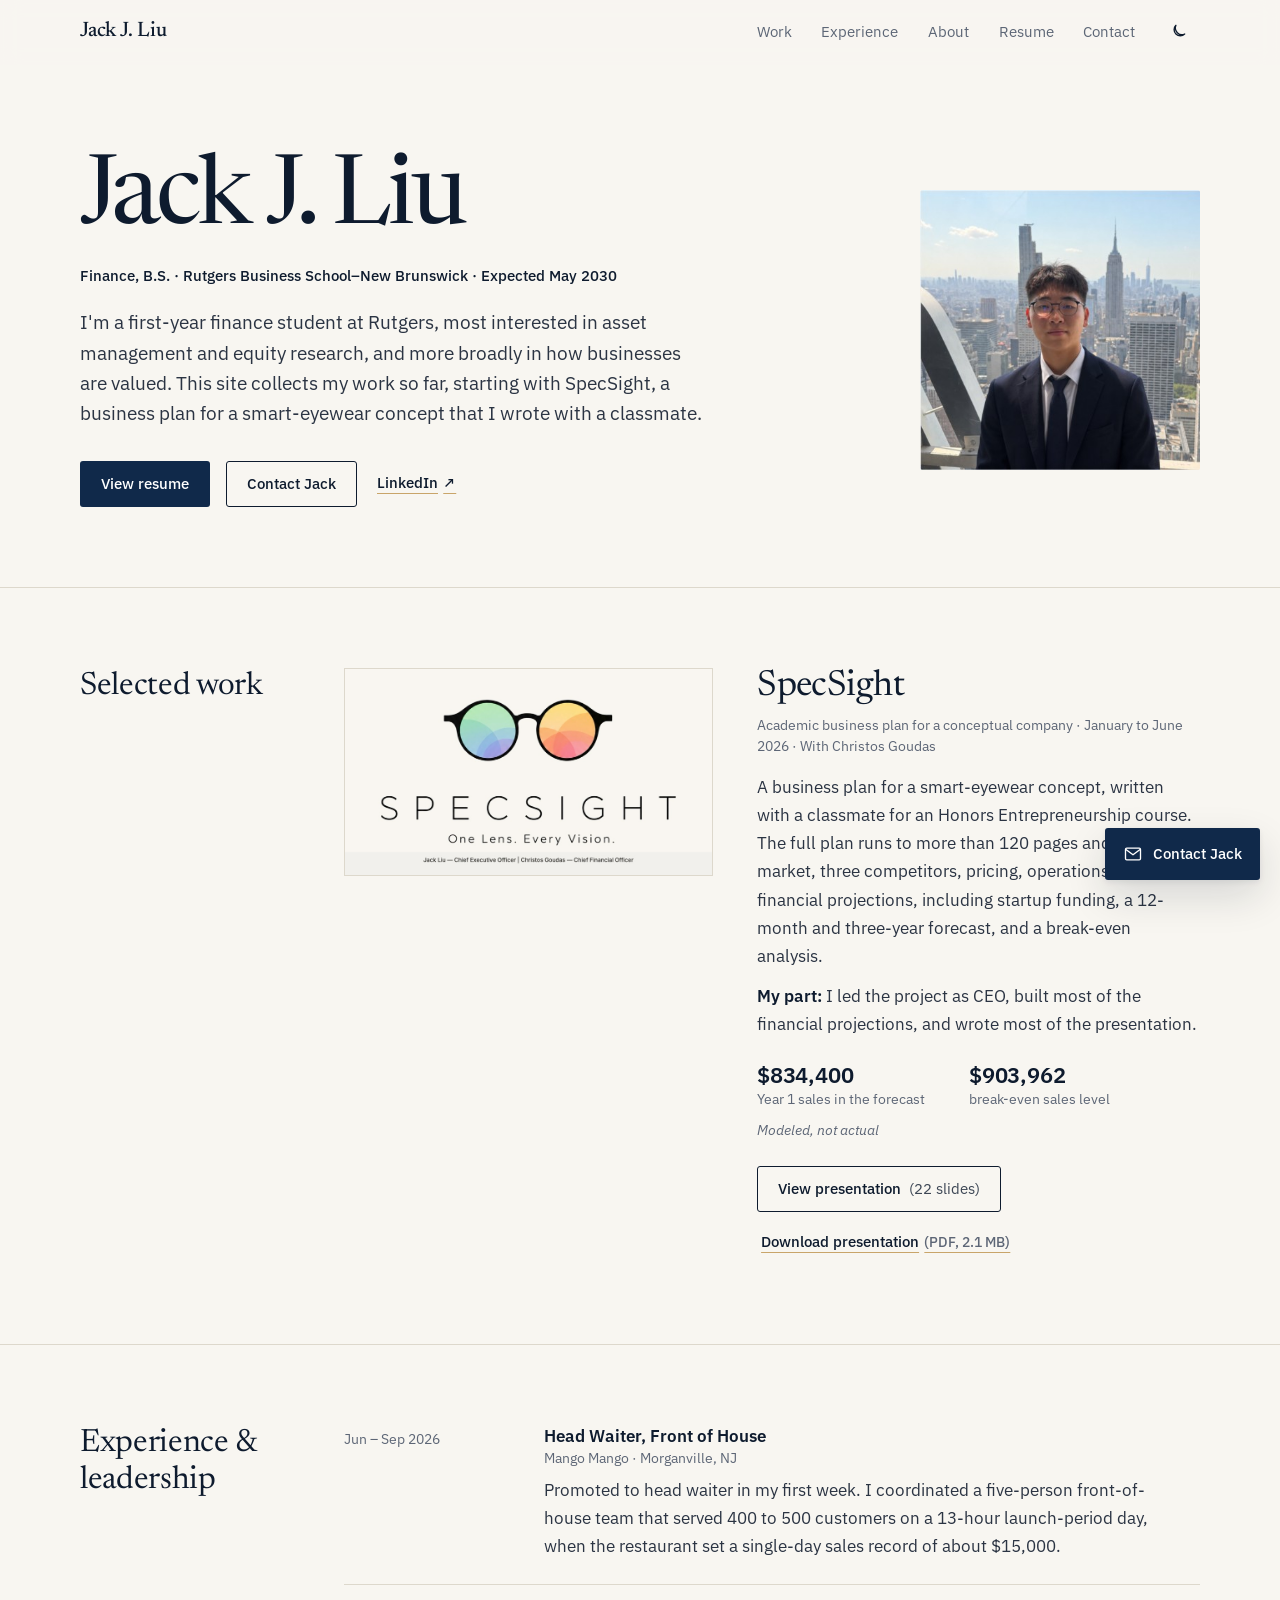
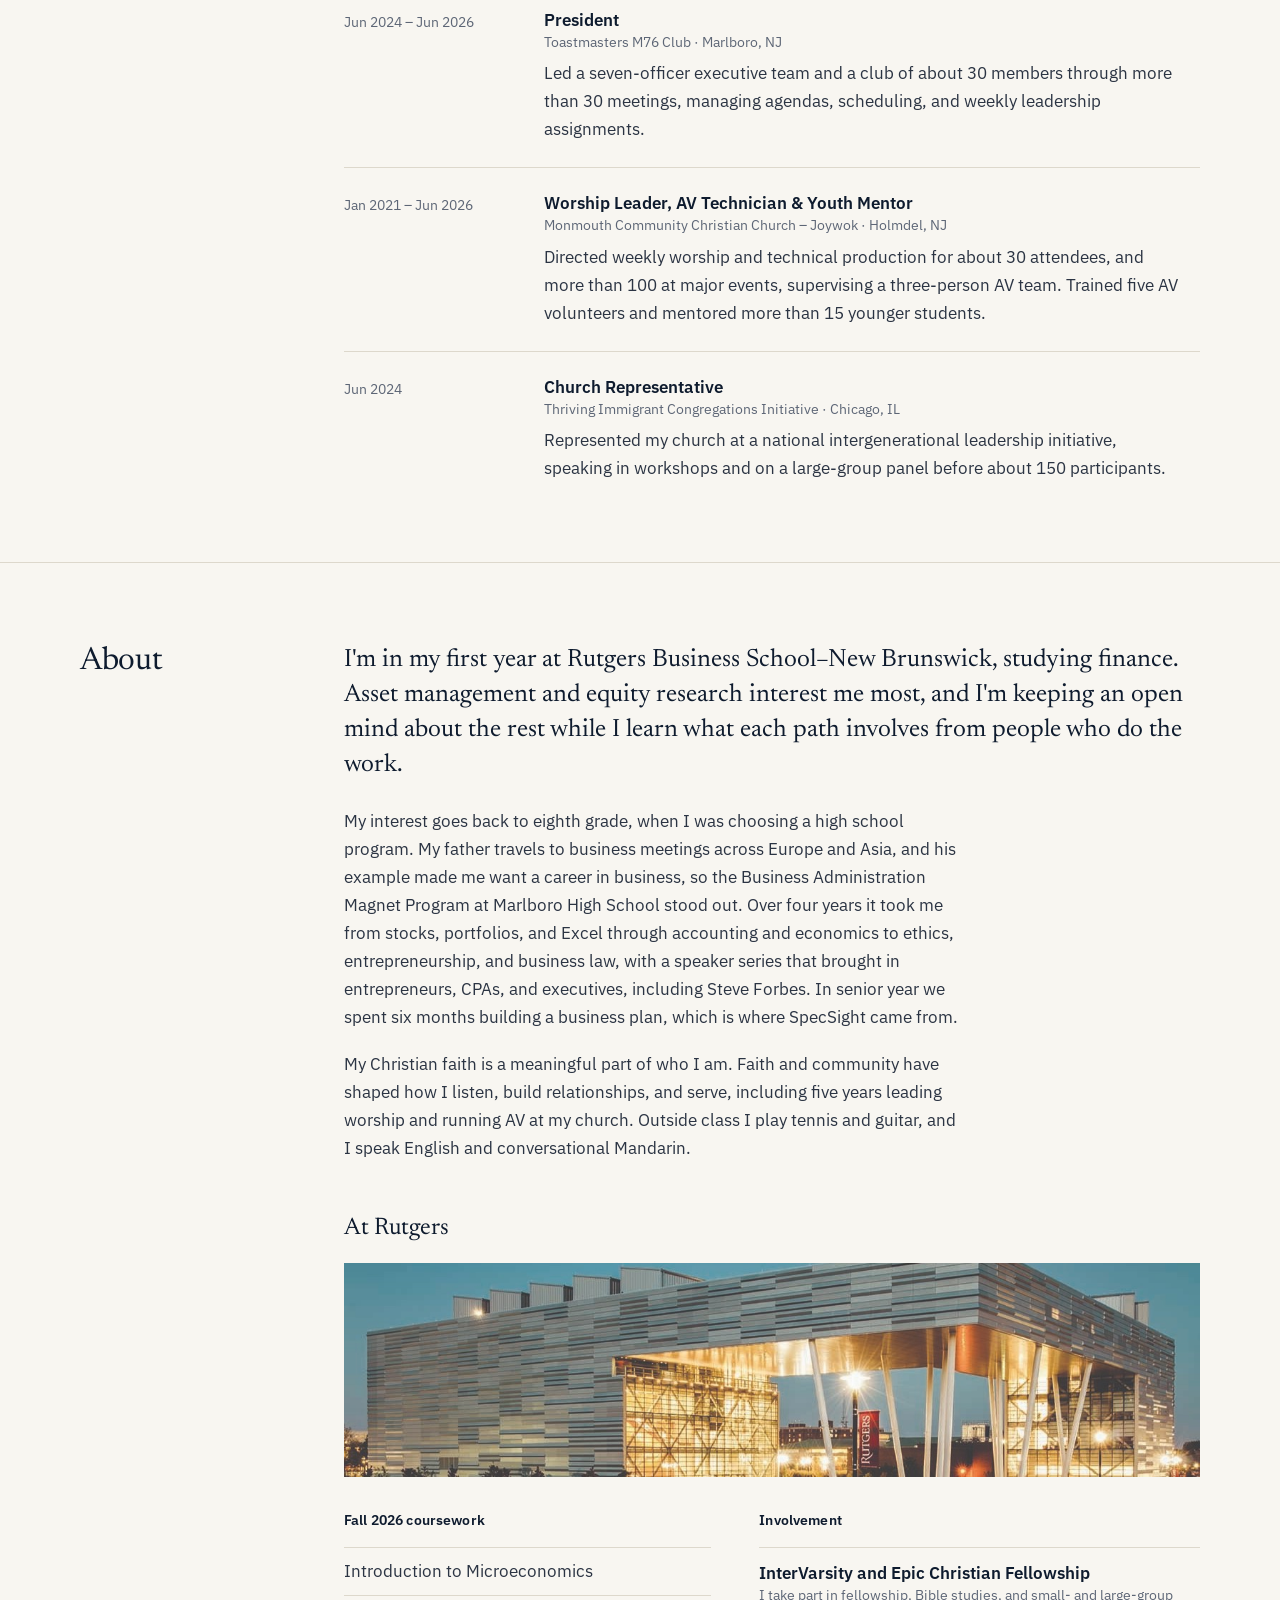
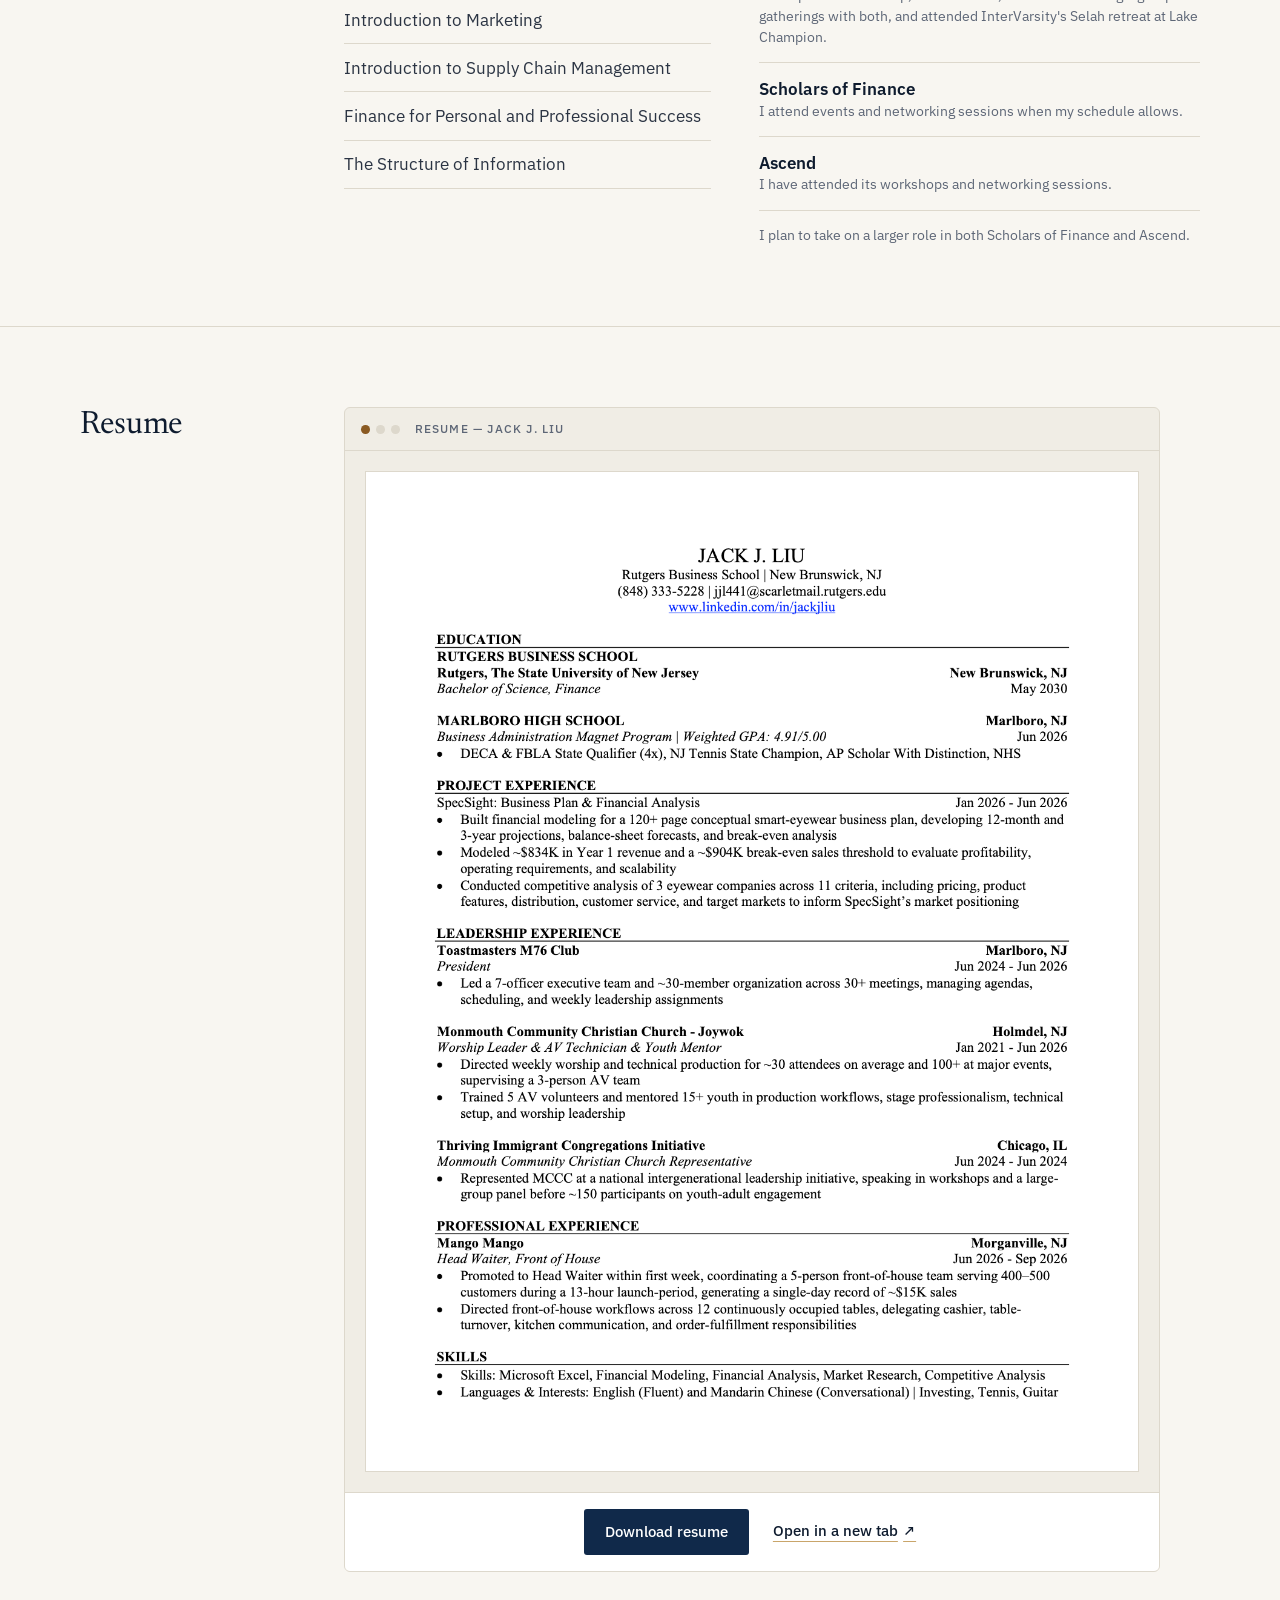
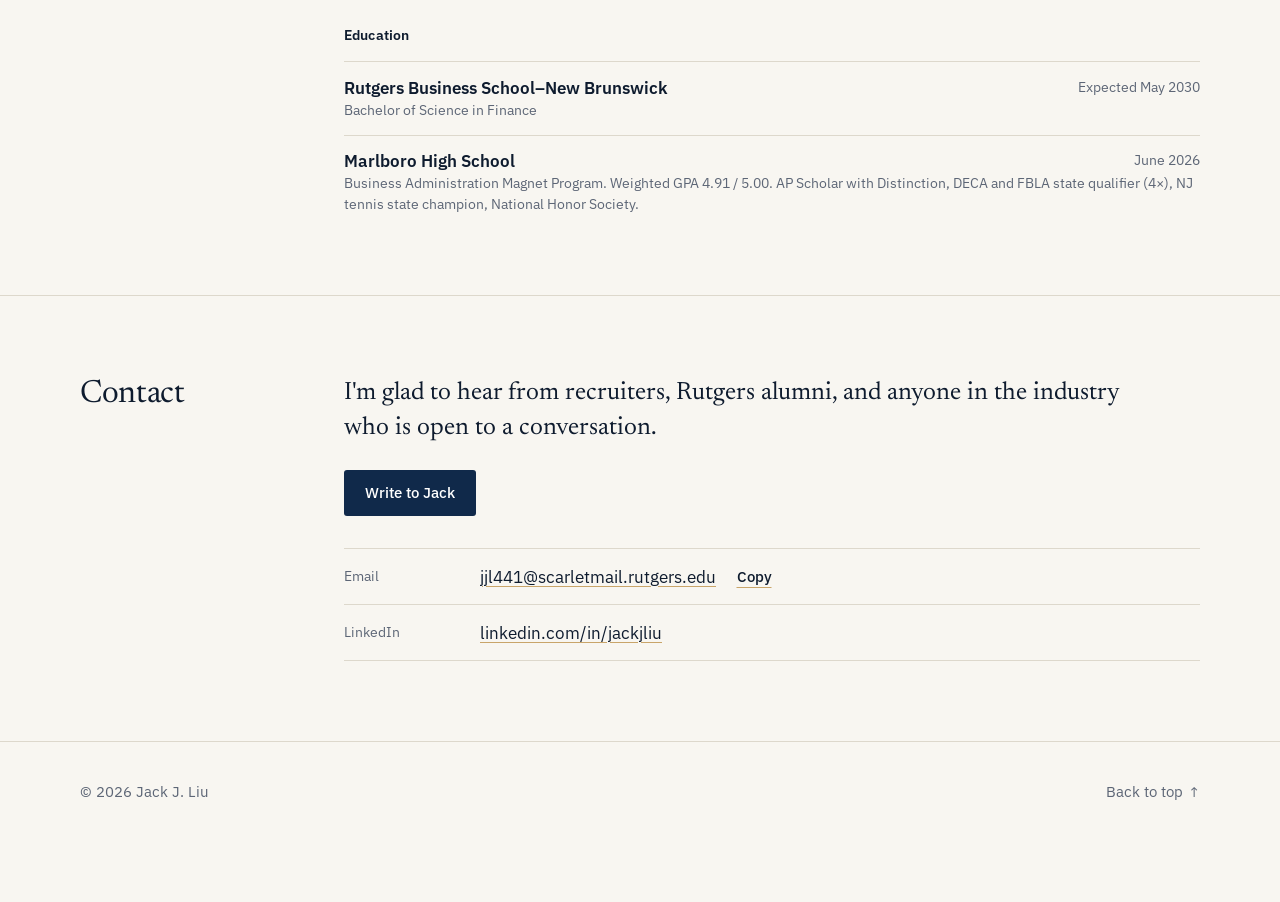
<file: index.html>
<!DOCTYPE html>
<html lang="en">
<head>
  <meta charset="utf-8">
  <meta name="viewport" content="width=device-width, initial-scale=1, viewport-fit=cover">

  <title>Jack J. Liu</title>
  <meta name="description" content="Jack J. Liu is a first-year finance student at Rutgers Business School–New Brunswick, interested in asset management and equity research. Selected work, experience, and resume.">
  <meta name="author" content="Jack J. Liu">
  <link rel="canonical" href="https://jackjliu.com/">

  <!-- Link previews (LinkedIn, iMessage, Slack) -->
  <meta property="og:type" content="profile">
  <meta property="og:site_name" content="Jack J. Liu">
  <meta property="og:title" content="Jack J. Liu">
  <meta property="og:description" content="First-year finance student at Rutgers Business School–New Brunswick. Selected work, experience, and resume.">
  <meta property="og:url" content="https://jackjliu.com/">
  <meta property="og:image" content="https://jackjliu.com/assets/images/jack-liu.jpg">
  <meta property="og:image:alt" content="Jack J. Liu">
  <meta name="twitter:card" content="summary">

  <meta name="theme-color" content="#f8f6f1">
  <link rel="icon" href="favicon.ico?v=2" sizes="48x48">
  <link rel="icon" href="assets/favicon.svg?v=2" type="image/svg+xml">
  <link rel="apple-touch-icon" href="assets/apple-touch-icon.png?v=2">

  <!-- Sets the theme before the page paints so there is no flash. -->
  <script>
    (function () {
      var root = document.documentElement, theme = null;
      try { theme = localStorage.getItem("theme"); } catch (e) {}
      if (theme !== "light" && theme !== "dark") {
        theme = window.matchMedia && window.matchMedia("(prefers-color-scheme: dark)").matches ? "dark" : "light";
      }
      root.setAttribute("data-theme", theme);
    })();
  </script>

  <link rel="preconnect" href="https://fonts.googleapis.com">
  <link rel="preconnect" href="https://fonts.gstatic.com" crossorigin>
  <link rel="stylesheet" href="https://fonts.googleapis.com/css2?family=IBM+Plex+Sans:wght@400;500;600&family=Newsreader:opsz,wght@6..72,400;6..72,500&display=swap">
  <link rel="stylesheet" href="css/styles.css">

  <script type="application/ld+json">
  {
    "@context": "https://schema.org",
    "@type": "Person",
    "name": "Jack J. Liu",
    "alternateName": "Jack Liu",
    "url": "https://jackjliu.com/",
    "image": "https://jackjliu.com/assets/images/jack-liu.jpg",
    "description": "First-year finance student at Rutgers Business School–New Brunswick.",
    "affiliation": {
      "@type": "CollegeOrUniversity",
      "name": "Rutgers Business School–New Brunswick"
    },
    "sameAs": ["https://www.linkedin.com/in/jackjliu"]
  }
  </script>
</head>

<body>
  <a class="skip-link" href="#main">Skip to content</a>

  <!-- ===== Navigation ===== -->
  <header class="site-header">
    <nav class="nav container" aria-label="Primary">
      <a class="brand" href="#top">Jack J. Liu</a>

      <button class="icon-btn nav-toggle" type="button" aria-expanded="false" aria-controls="nav-menu" aria-label="Open menu">
        <svg viewBox="0 0 24 24" width="22" height="22" aria-hidden="true">
          <path class="bar bar-top" d="M4 8h16"/>
          <path class="bar bar-bottom" d="M4 16h16"/>
        </svg>
      </button>

      <ul class="nav-menu" id="nav-menu">
        <li><a href="#work">Work</a></li>
        <li><a href="#experience">Experience</a></li>
        <li><a href="#about">About</a></li>
        <li><a href="#resume">Resume</a></li>
        <li><a href="#contact">Contact</a></li>
      </ul>

      <button class="icon-btn theme-toggle" type="button" aria-label="Switch to dark theme">
        <svg class="icon-moon" viewBox="0 0 24 24" width="20" height="20" aria-hidden="true">
          <path d="M20 14.5A8 8 0 0 1 9.5 4a7 7 0 1 0 10.5 10.5Z"/>
        </svg>
        <svg class="icon-sun" viewBox="0 0 24 24" width="20" height="20" aria-hidden="true">
          <circle cx="12" cy="12" r="4"/>
          <path d="M12 2.5v2.5M12 19v2.5M2.5 12H5M19 12h2.5M5.3 5.3l1.8 1.8M16.9 16.9l1.8 1.8M5.3 18.7l1.8-1.8M16.9 7.1l1.8-1.8"/>
        </svg>
      </button>
    </nav>
  </header>

  <main id="main">

    <!-- ===== Introduction ===== -->
    <section class="intro" id="top" aria-labelledby="intro-title">
      <div class="container intro-grid">
        <div class="intro-copy">
          <h1 id="intro-title">Jack J. Liu</h1>
          <p class="intro-line">Finance, B.S. · Rutgers Business School–New Brunswick · Expected May 2030</p>
          <p class="intro-text">
            I'm a first-year finance student at Rutgers, most interested in asset management and equity
            research, and more broadly in how businesses are valued. This site collects my work so far,
            starting with SpecSight, a business plan for a smart-eyewear concept that I wrote with a
            classmate.
          </p>
          <div class="actions">
            <a class="btn btn-primary" data-link="resume" href="assets/resume/Jack-Liu-Resume.pdf" target="_blank" rel="noopener noreferrer">View resume</a>
            <a class="btn btn-secondary" href="#contact" data-contact-open>Contact Jack</a>
            <a class="text-link" data-link="linkedin" href="https://www.linkedin.com/in/jackjliu" target="_blank" rel="noopener noreferrer">LinkedIn <span aria-hidden="true">↗</span></a>
          </div>
        </div>

        <img class="portrait" src="assets/images/jack-liu.jpg" alt="Jack J. Liu in a navy suit, with the New York City skyline behind him" width="400" height="400" fetchpriority="high">
      </div>
    </section>

    <!-- ===== Selected work (from js/content.js) ===== -->
    <section class="section" id="work" aria-labelledby="work-title">
      <div class="container section-grid">
        <h2 class="section-title" id="work-title">Selected work</h2>
        <div class="section-body" id="work-list"></div>
      </div>
    </section>

    <!-- ===== Experience & leadership (from js/content.js) ===== -->
    <section class="section" id="experience" aria-labelledby="experience-title">
      <div class="container section-grid">
        <h2 class="section-title" id="experience-title">Experience &amp; leadership</h2>
        <div class="section-body rows" id="experience-list"></div>
      </div>
    </section>

    <!-- ===== About and life at Rutgers ===== -->
    <section class="section" id="about" aria-labelledby="about-title">
      <div class="container section-grid">
        <h2 class="section-title" id="about-title">About</h2>

        <div class="section-body">
          <div class="prose">
            <p class="lede">
              I'm in my first year at Rutgers Business School–New Brunswick, studying finance. Asset
              management and equity research interest me most, and I'm keeping an open mind about the rest
              while I learn what each path involves from people who do the work.
            </p>

            <p>
              My interest goes back to eighth grade, when I was choosing a high school program. My father
              travels to business meetings across Europe and Asia, and his example made me want a career
              in business, so the Business Administration Magnet Program at Marlboro High School stood
              out. Over four years it took me from stocks, portfolios, and Excel through accounting and
              economics to ethics, entrepreneurship, and business law, with a speaker series that brought
              in entrepreneurs, CPAs, and executives, including Steve Forbes. In senior year we spent six
              months building a business plan, which is where SpecSight came from.
            </p>

            <p>
              My Christian faith is a meaningful part of who I am. Faith and community have shaped how I
              listen, build relationships, and serve, including five years leading worship and running AV
              at my church. Outside class I play tennis and guitar, and I speak English and conversational
              Mandarin.
            </p>
          </div>

          <div class="subsection" id="rutgers">
            <h3 class="sub-title">At Rutgers</h3>
            <img class="wide-photo" src="assets/images/rutgers-business-school.jpg" alt="The Rutgers Business School building lit up at dusk" width="1200" height="300" loading="lazy">

            <div class="sub-grid">
              <div data-part="coursework" hidden>
                <h4 class="label" id="coursework-label">Coursework</h4>
                <ul class="plain-list" id="coursework-list"></ul>
              </div>

              <div data-part="involvement" hidden>
                <h4 class="label">Involvement</h4>
                <div class="rows rows--tight" id="involvement-list"></div>
              </div>
            </div>

            <div data-part="events" hidden>
              <h4 class="label">Looking ahead</h4>
              <div class="rows rows--tight" id="events-list"></div>
            </div>
          </div>
        </div>
      </div>
    </section>

    <!-- ===== Resume ===== -->
    <section class="section" id="resume" aria-labelledby="resume-title">
      <div class="container section-grid">
        <h2 class="section-title" id="resume-title">Resume</h2>

        <div class="section-body">
          <!-- The whole page is shown as one sheet: nothing scrolls inside the frame. -->
          <figure class="window" data-link-wrap="resume">
            <div class="window-bar" aria-hidden="true">
              <span class="window-dots"><i></i><i></i><i></i></span>
              <span class="window-title">Resume — Jack J. Liu</span>
            </div>
            <a class="window-body" data-link="resume" href="assets/resume/Jack-Liu-Resume.pdf" target="_blank" rel="noopener noreferrer">
              <img src="assets/resume/Jack-Liu-Resume-preview.png" alt="Jack J. Liu's one-page resume. Select to open the PDF." width="1275" height="1649" loading="lazy" decoding="async">
            </a>
            <figcaption class="window-foot">
              <a class="btn btn-primary" data-link="resume" href="assets/resume/Jack-Liu-Resume.pdf" download>Download resume</a>
              <a class="text-link" data-link="resume" href="assets/resume/Jack-Liu-Resume.pdf" target="_blank" rel="noopener noreferrer">Open in a new tab <span aria-hidden="true">↗</span></a>
            </figcaption>
          </figure>

          <div class="subsection" data-part="education" hidden>
            <h3 class="label">Education</h3>
            <div class="rows rows--tight" id="education-list"></div>
          </div>
        </div>
      </div>
    </section>

    <!-- ===== Contact ===== -->
    <section class="section" id="contact" aria-labelledby="contact-title">
      <div class="container section-grid">
        <h2 class="section-title" id="contact-title">Contact</h2>

        <div class="section-body">
          <p class="lede">
            I'm glad to hear from recruiters, Rutgers alumni, and anyone in the industry who is open to a
            conversation.
          </p>

          <div class="actions">
            <button class="btn btn-primary" type="button" data-contact-open hidden>Write to Jack</button>
          </div>

          <dl class="contact-list">
            <div data-link-wrap="email">
              <dt>Email</dt>
              <dd>
                <a data-link="email" data-link-text href="mailto:jjl441@scarletmail.rutgers.edu">jjl441@scarletmail.rutgers.edu</a>
                <button class="text-btn" type="button" data-copy-email hidden>Copy</button>
              </dd>
            </div>
            <div data-link-wrap="linkedin">
              <dt>LinkedIn</dt>
              <dd><a data-link="linkedin" data-link-text href="https://www.linkedin.com/in/jackjliu" target="_blank" rel="noopener noreferrer">linkedin.com/in/jackjliu</a></dd>
            </div>
            <div data-link-wrap="github" hidden>
              <dt>GitHub</dt>
              <dd><a data-link="github" data-link-text href="#" target="_blank" rel="noopener noreferrer">GitHub</a></dd>
            </div>
          </dl>
          <p class="sr-status" role="status" aria-live="polite" id="copy-status"></p>
        </div>
      </div>
    </section>
  </main>

  <footer class="site-footer">
    <div class="container footer-inner">
      <p>© <span id="year">2026</span> Jack J. Liu</p>
      <a href="#top">Back to top <span aria-hidden="true">↑</span></a>
    </div>
  </footer>

  <script src="js/content.js"></script>
  <script src="js/main.js"></script>
</body>
</html>
</file>
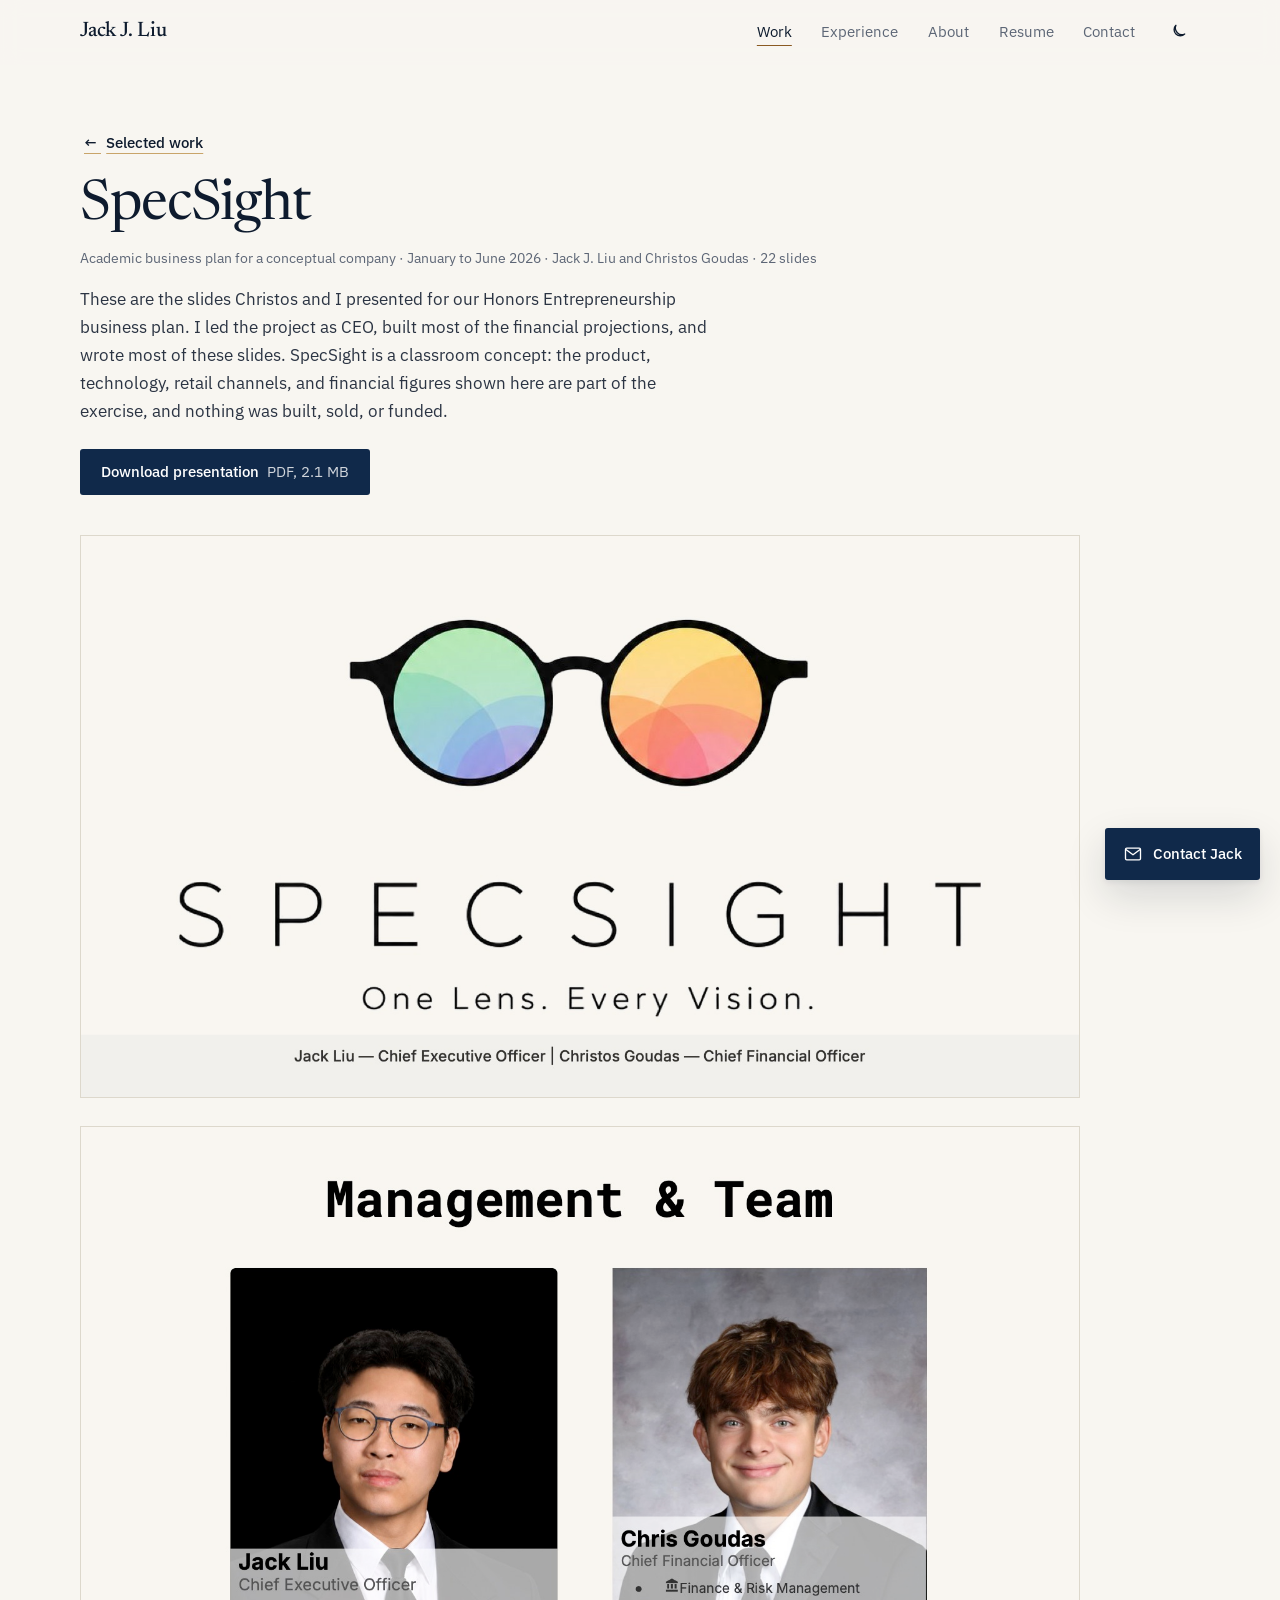
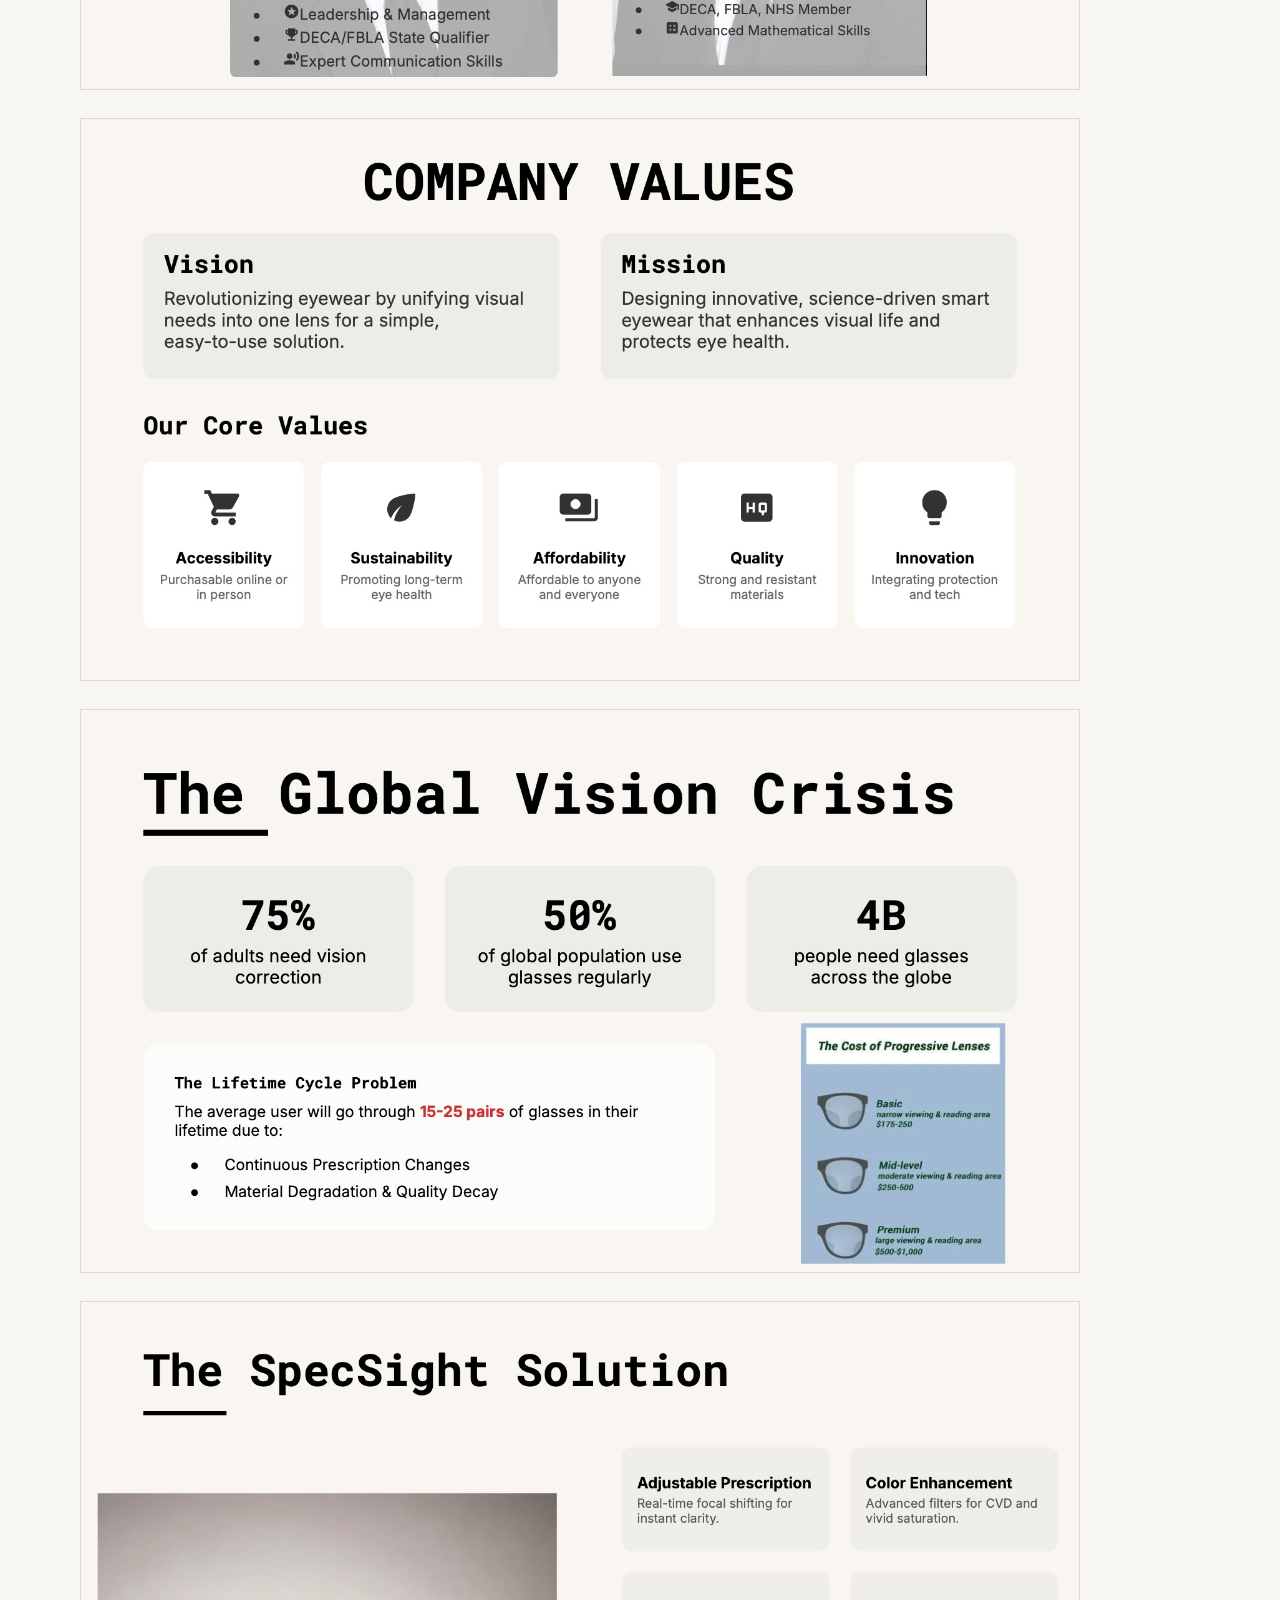
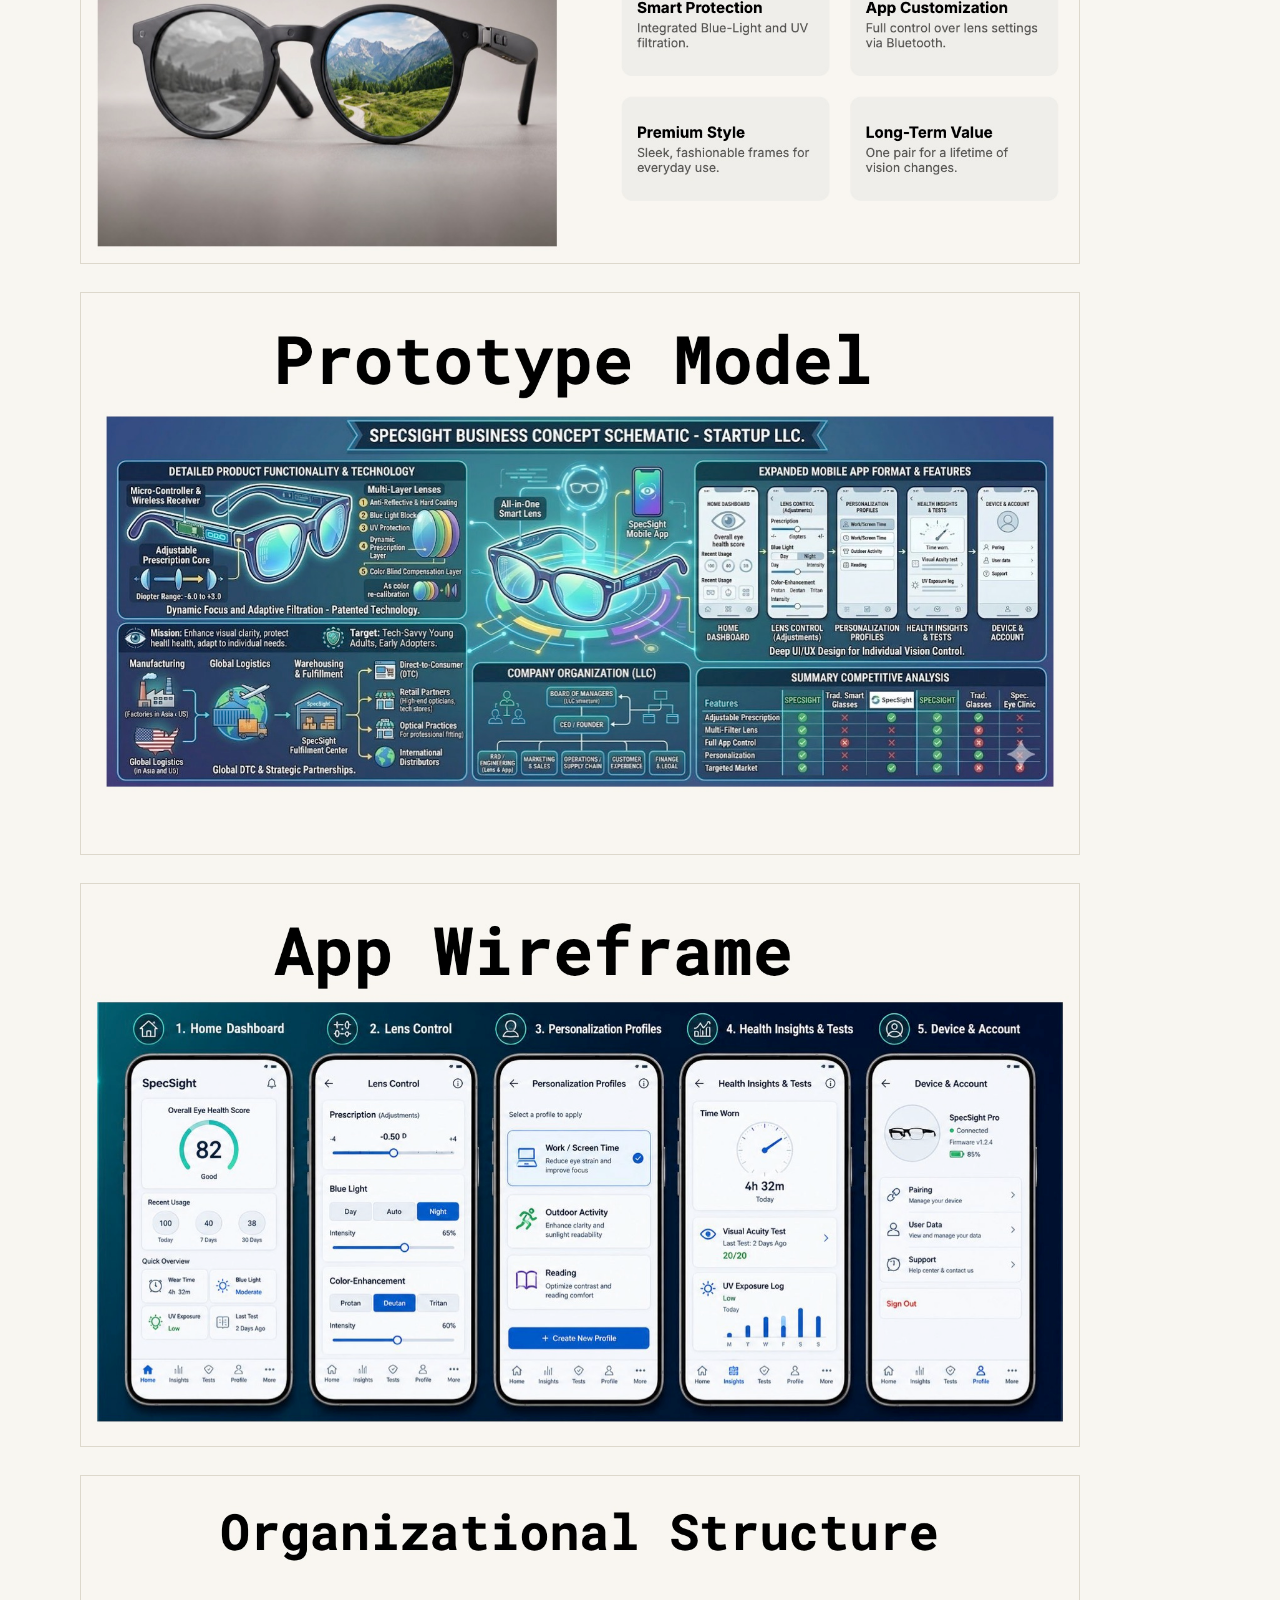
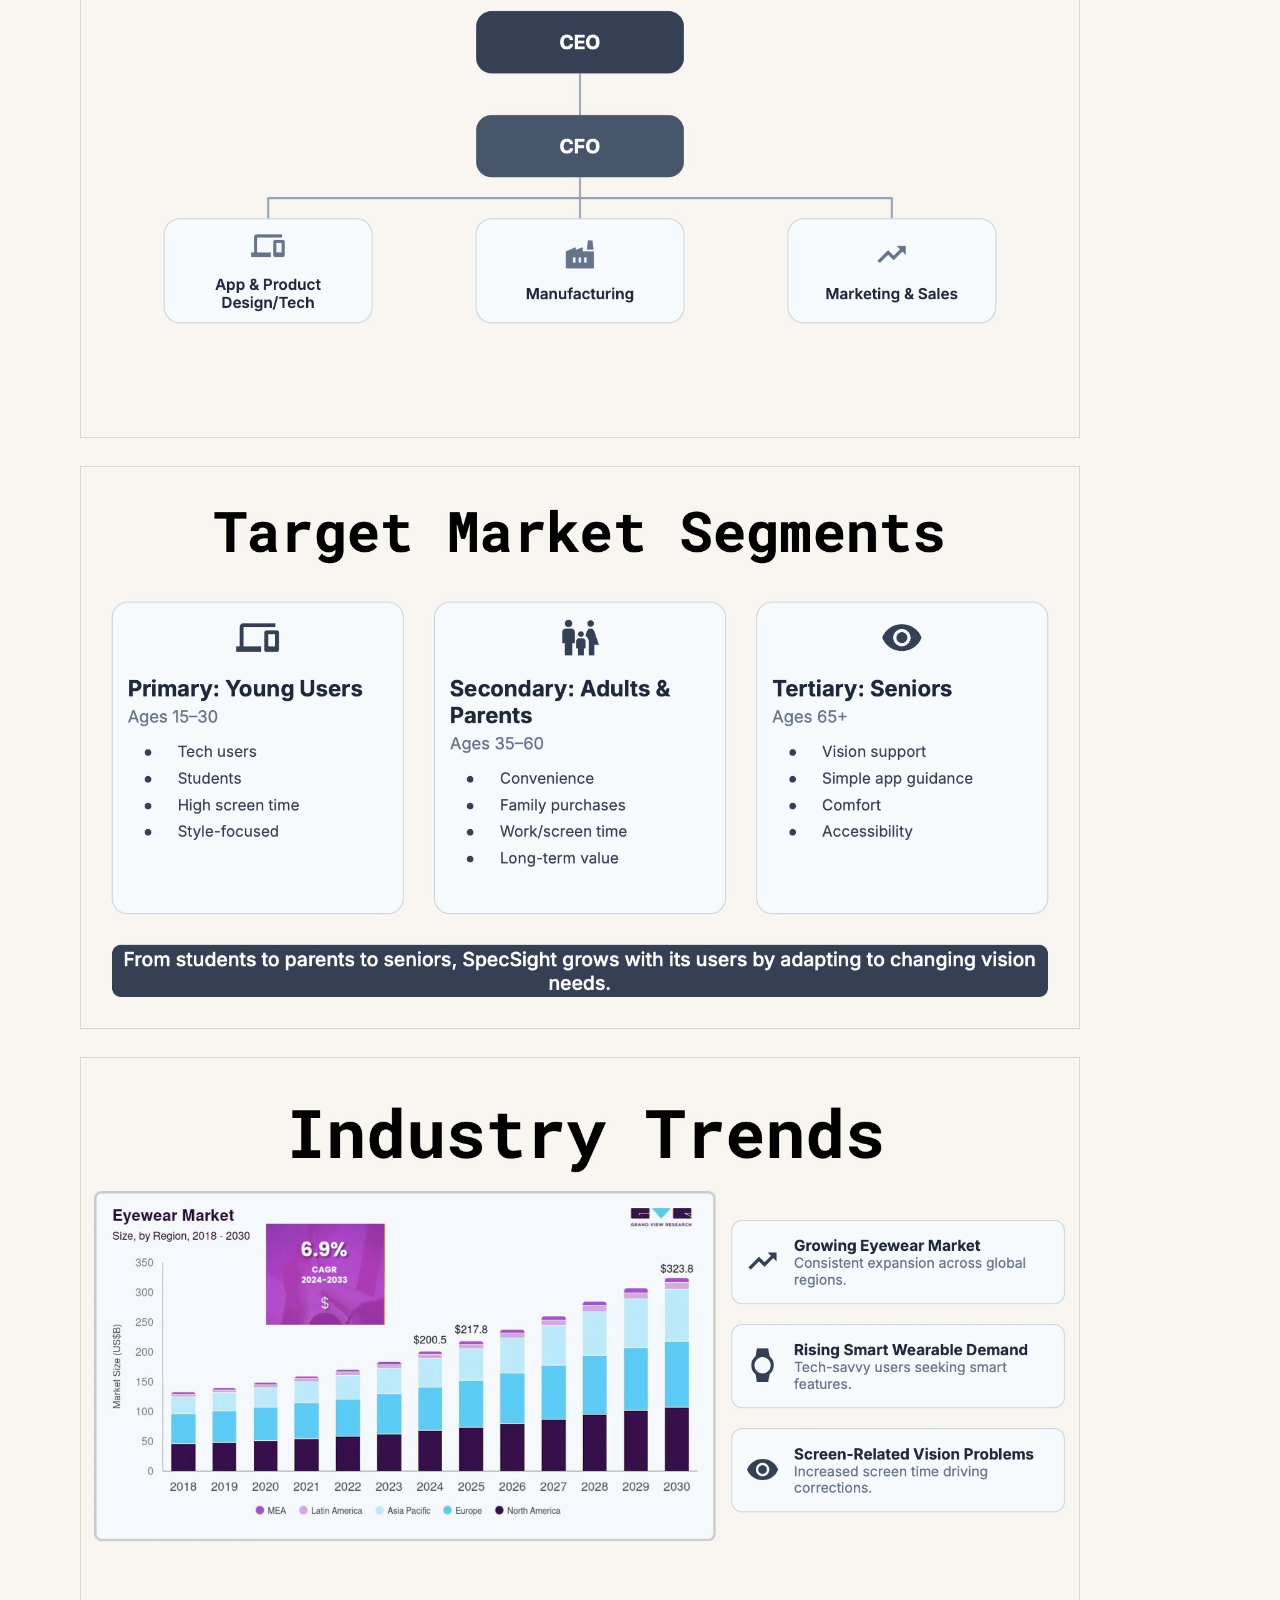
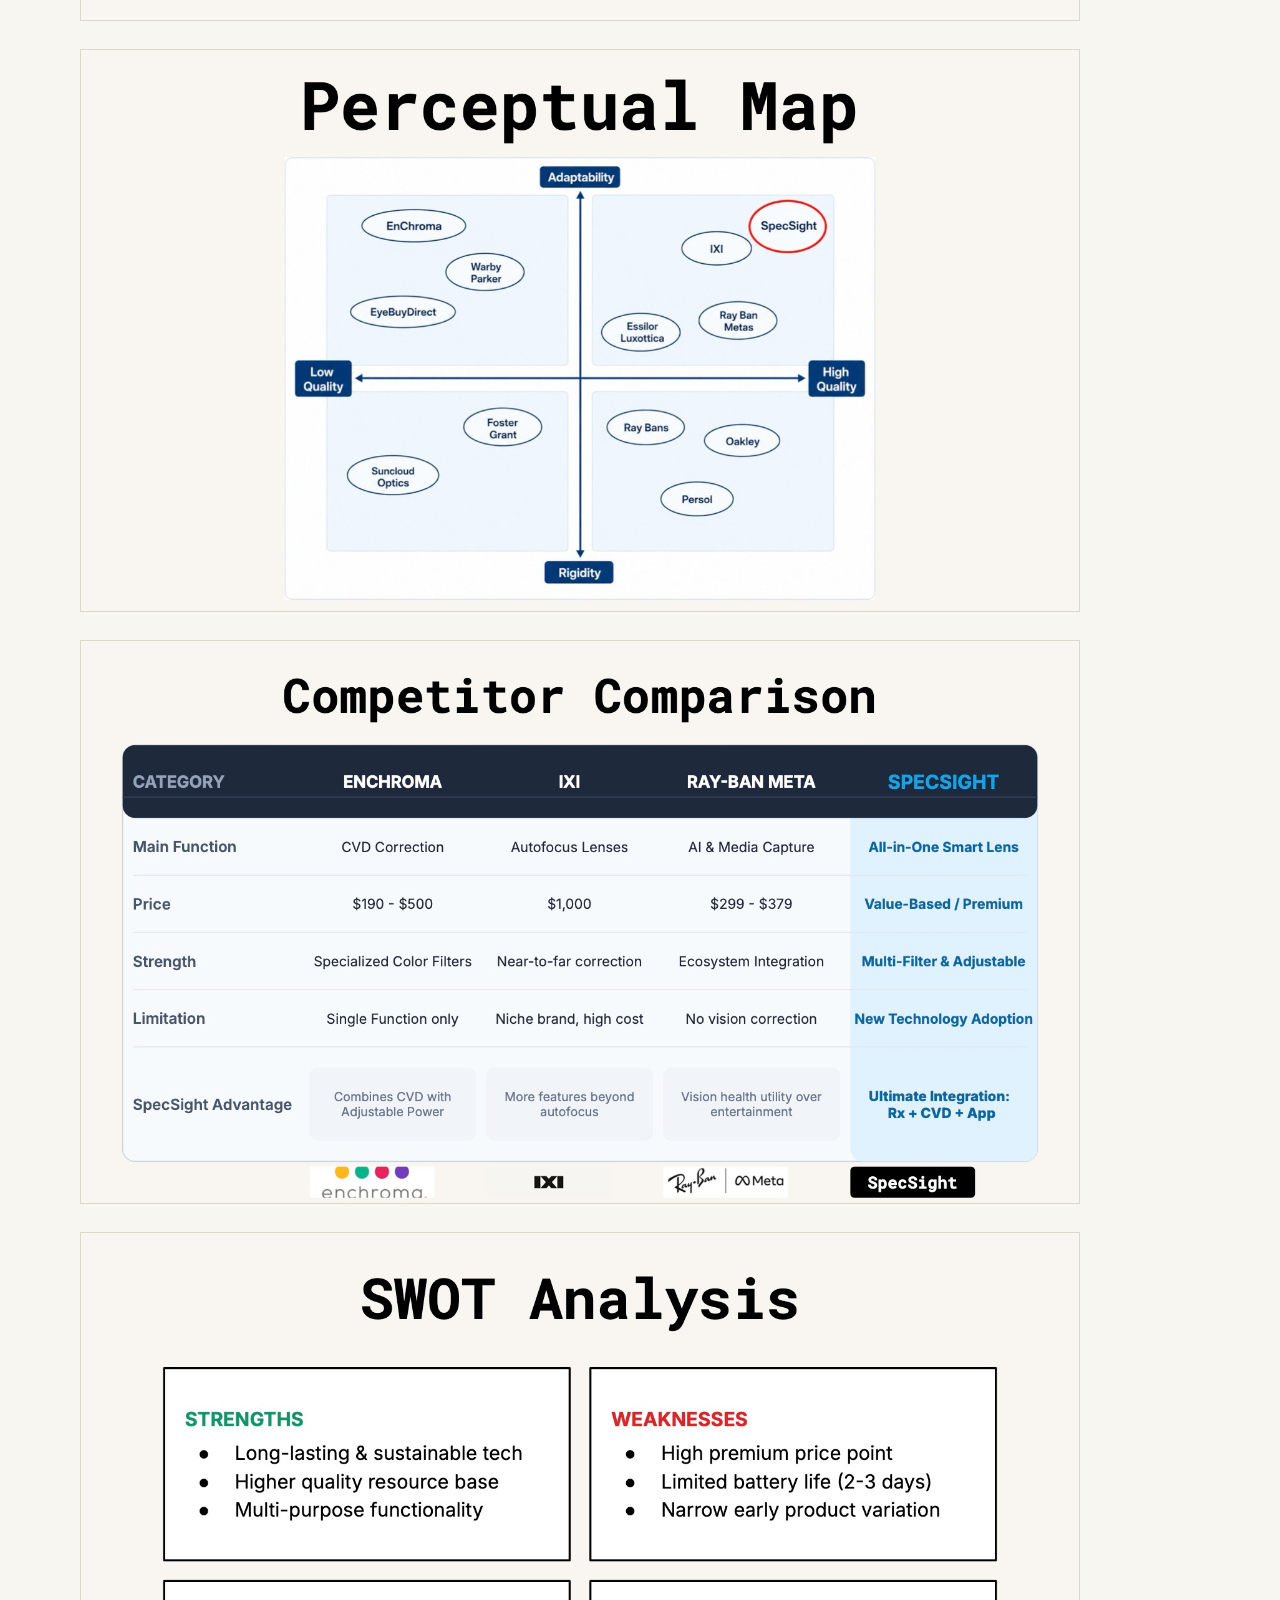
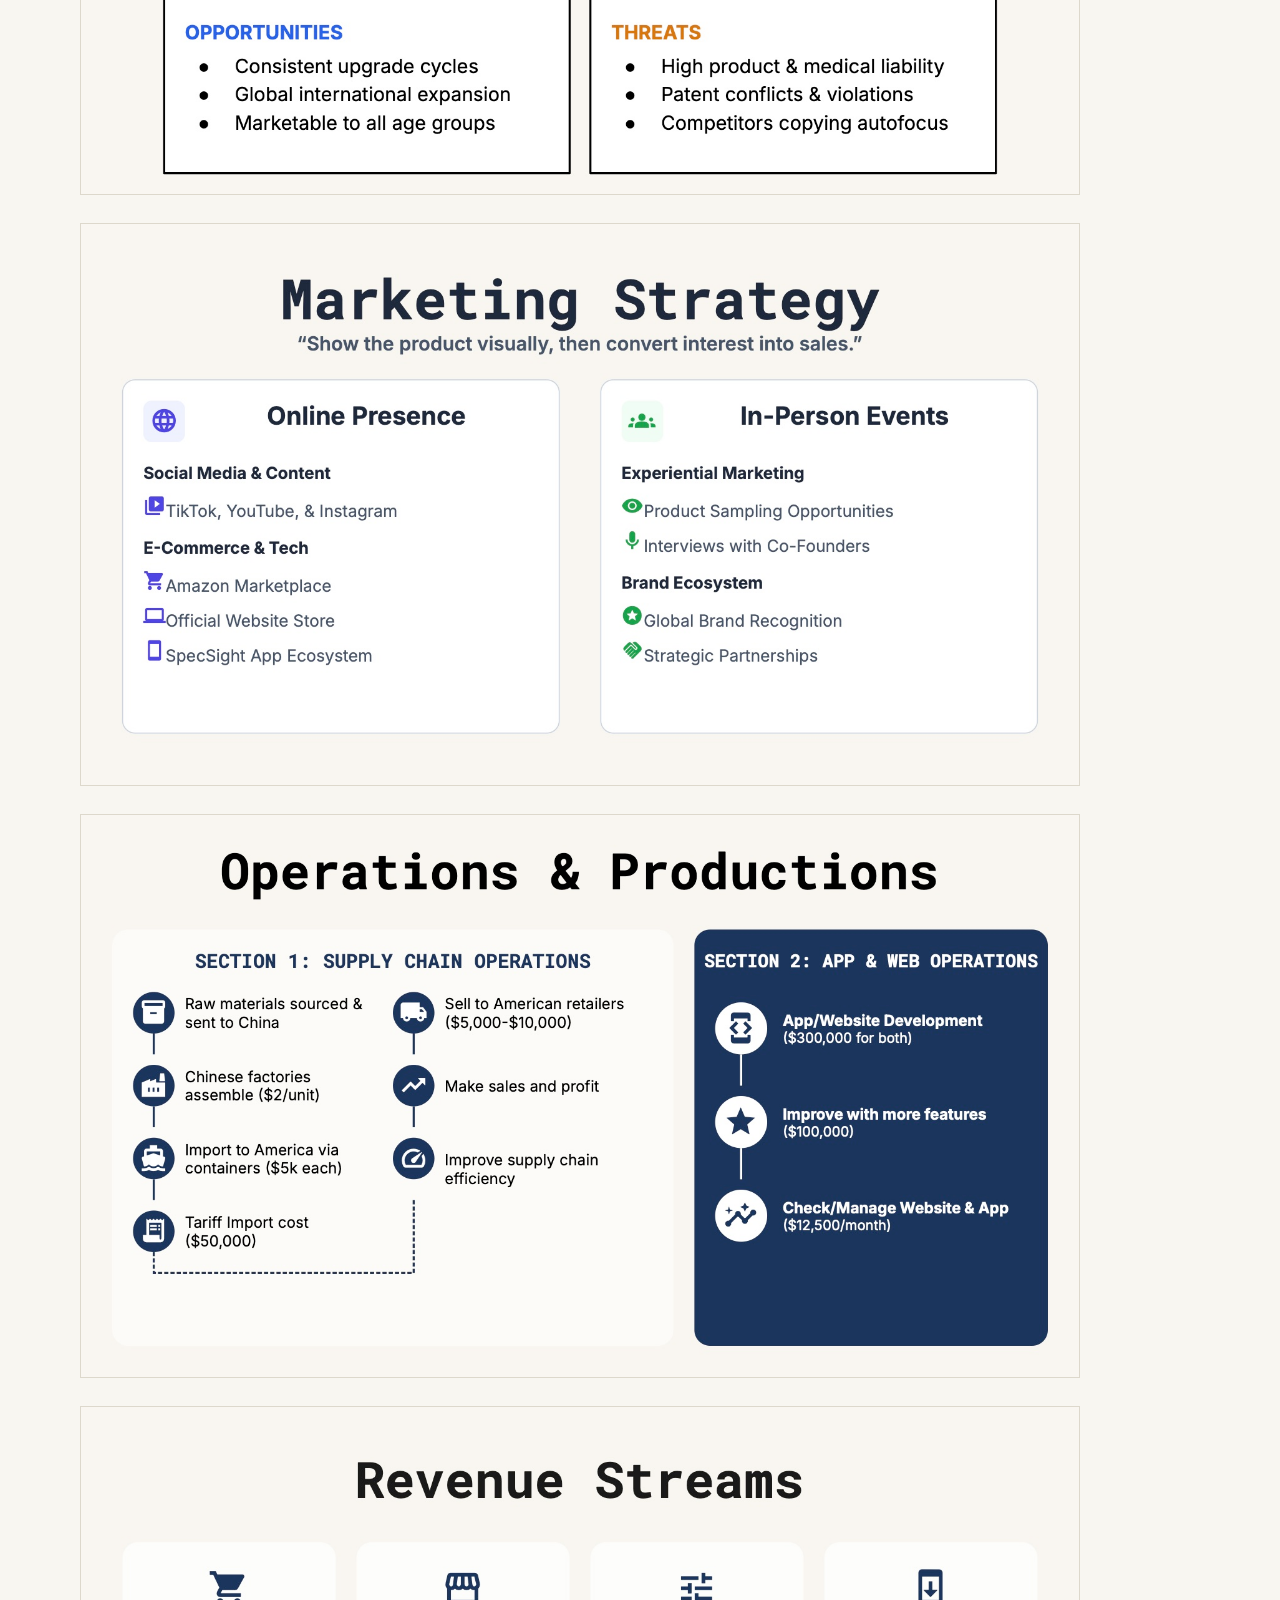
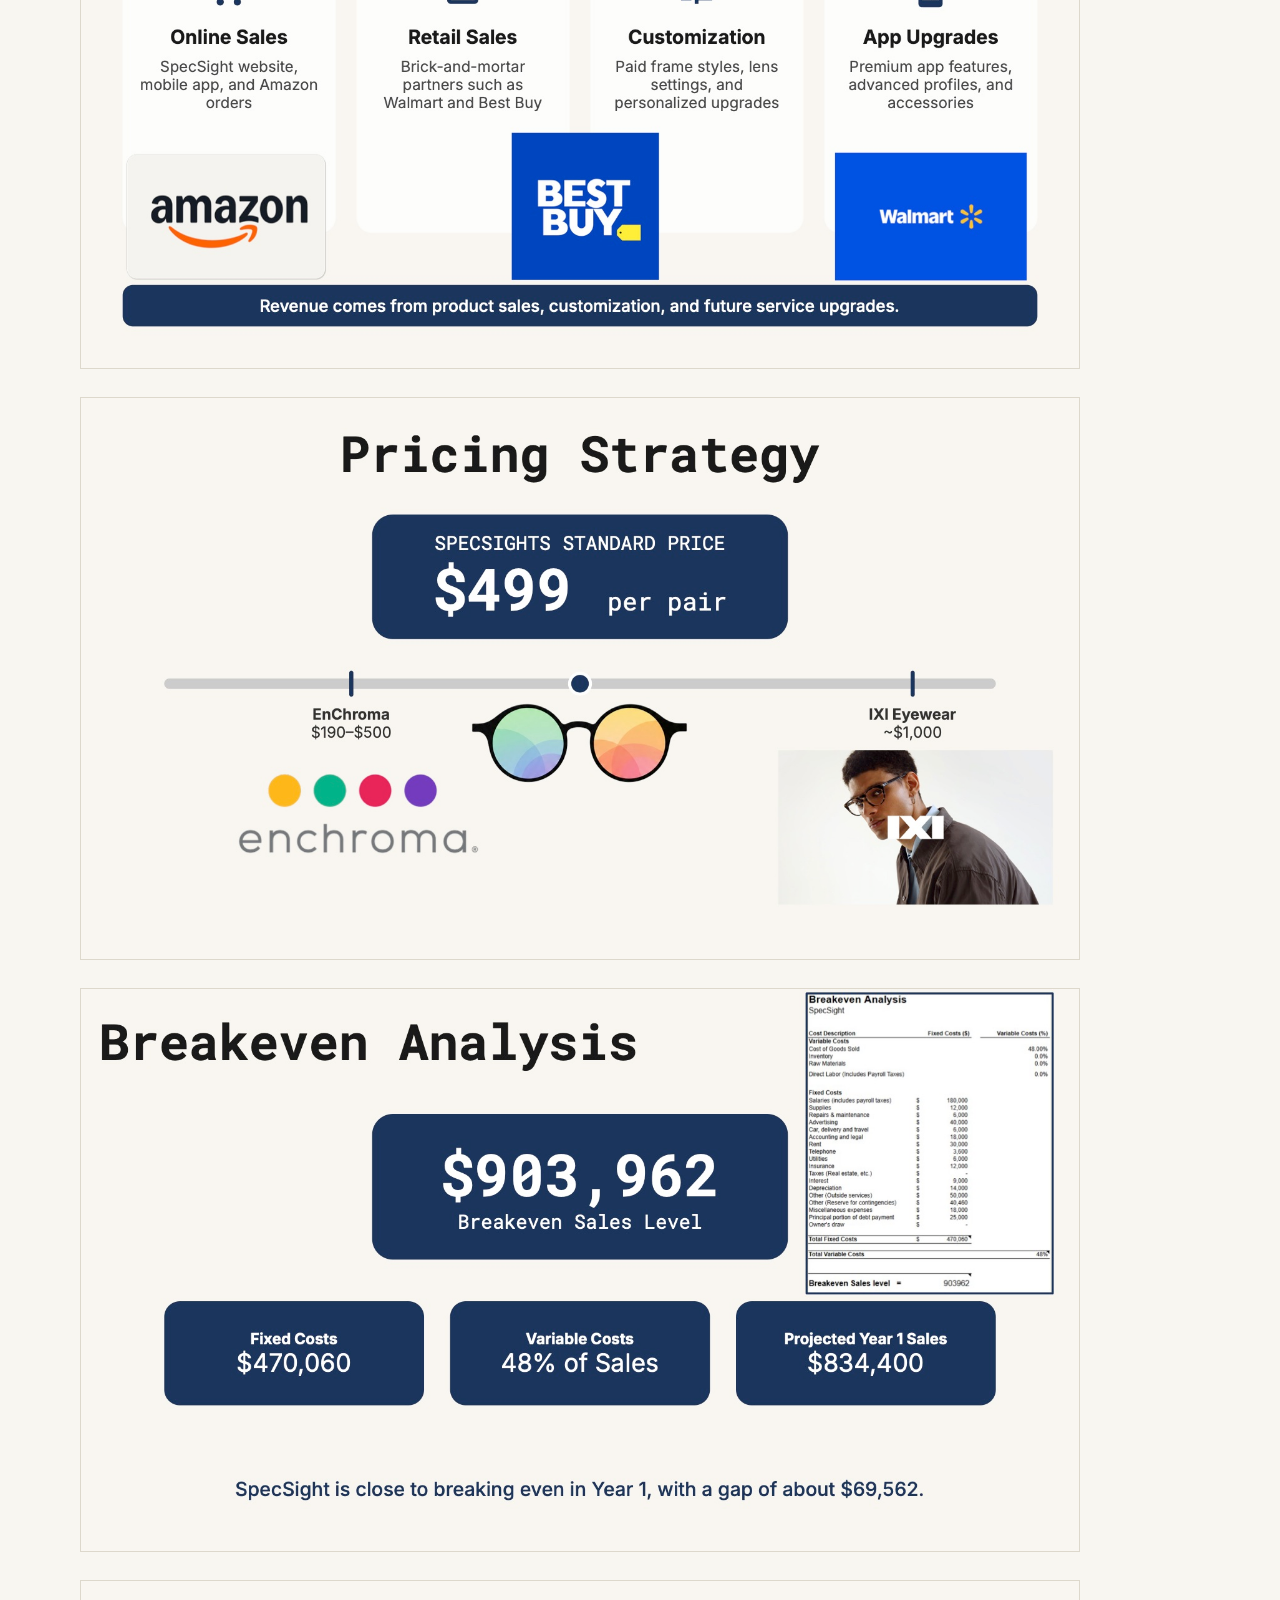
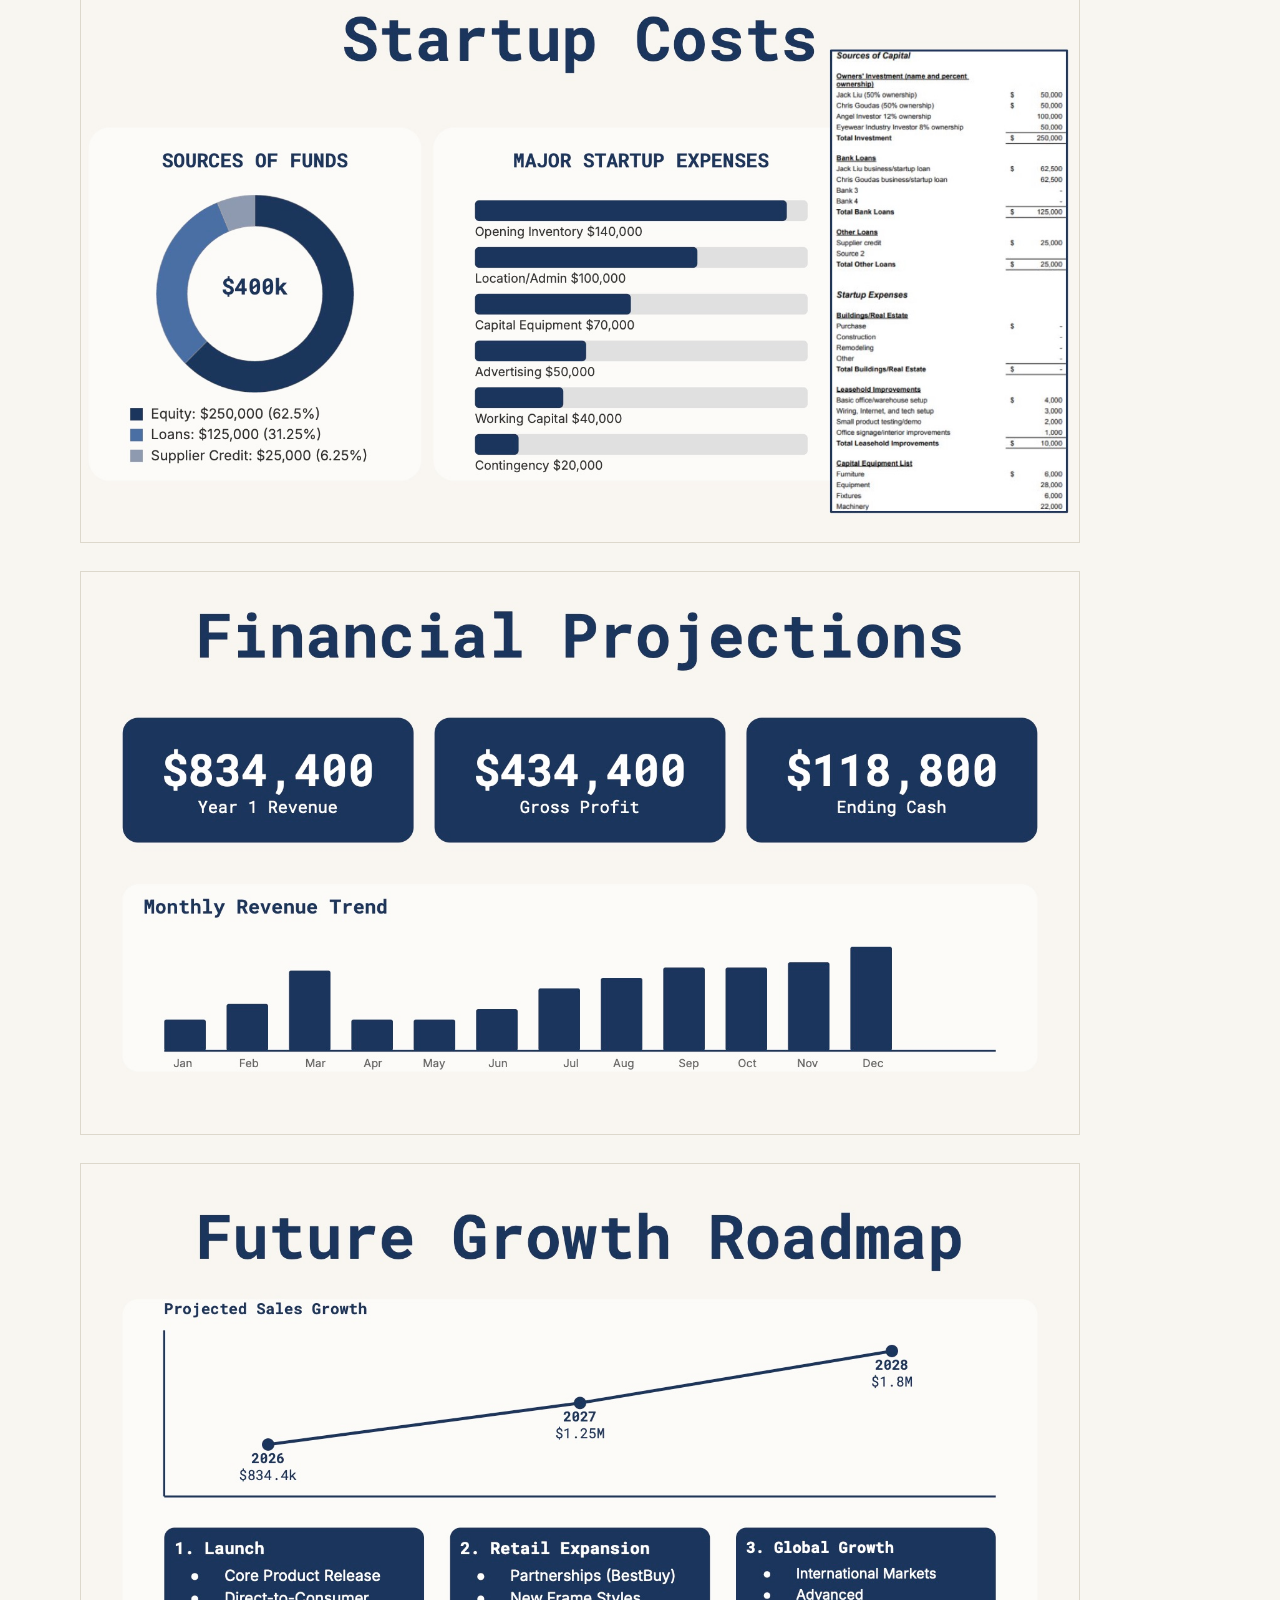
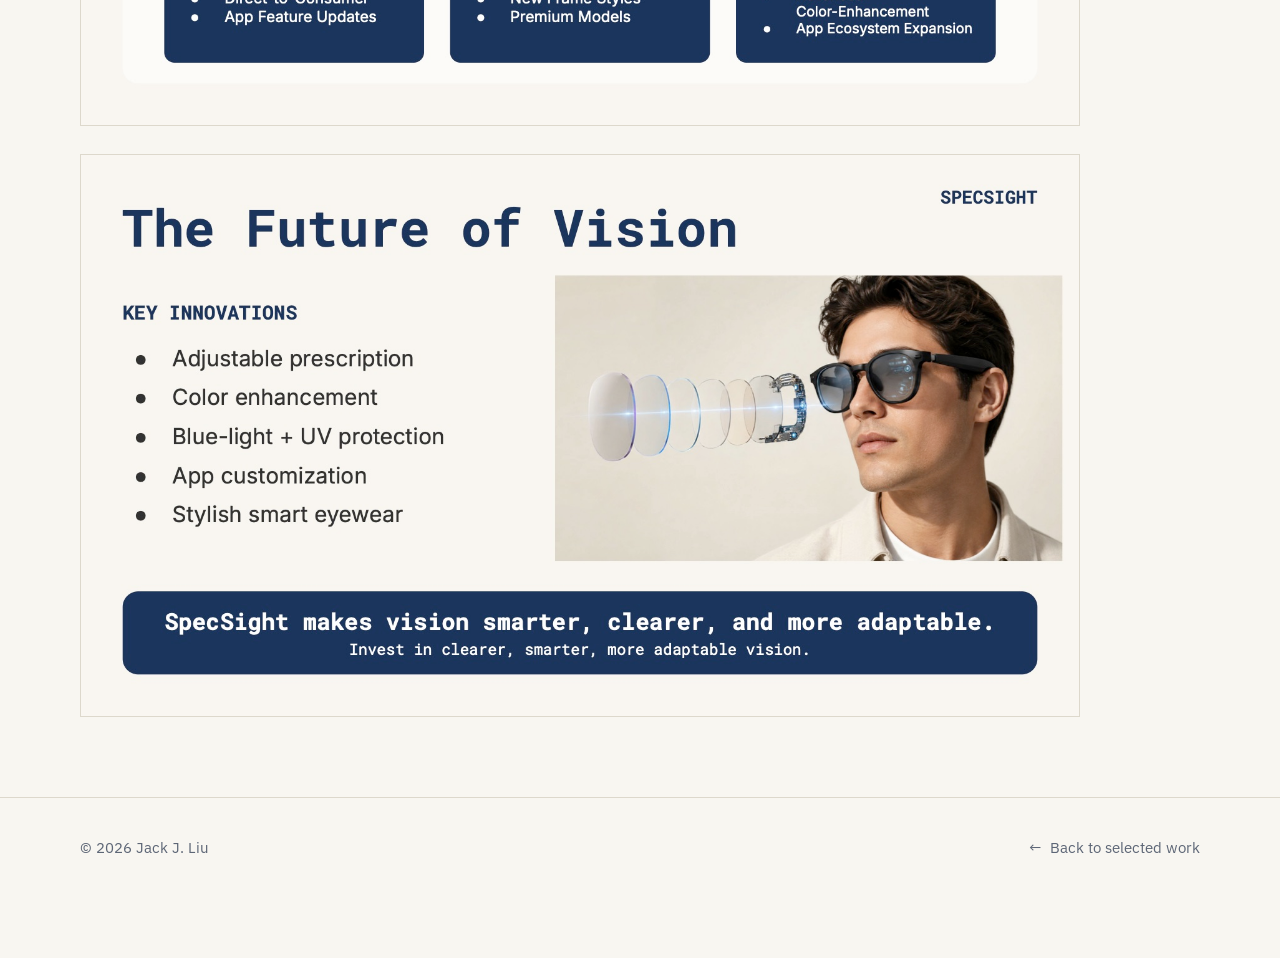
<file: projects/specsight.html>
<!DOCTYPE html>
<html lang="en" data-base="../">
<head>
  <meta charset="utf-8">
  <meta name="viewport" content="width=device-width, initial-scale=1, viewport-fit=cover">

  <title>SpecSight · Jack J. Liu</title>
  <meta name="description" content="Slides from SpecSight, an academic business plan for a conceptual smart-eyewear company, by Jack J. Liu and Christos Goudas.">
  <meta name="author" content="Jack J. Liu">
  <link rel="canonical" href="https://jackjliu.com/projects/specsight">

  <meta property="og:type" content="article">
  <meta property="og:site_name" content="Jack J. Liu">
  <meta property="og:title" content="SpecSight Business Presentation">
  <meta property="og:description" content="Slides from an academic business plan for a conceptual smart-eyewear company.">
  <meta property="og:url" content="https://jackjliu.com/projects/specsight">
  <meta property="og:image" content="https://jackjliu.com/assets/projects/specsight/slide-01.jpg">
  <meta name="twitter:card" content="summary_large_image">

  <meta name="theme-color" content="#f8f6f1">
  <link rel="icon" href="../favicon.ico?v=2" sizes="48x48">
  <link rel="icon" href="../assets/favicon.svg?v=2" type="image/svg+xml">
  <link rel="apple-touch-icon" href="../assets/apple-touch-icon.png?v=2">

  <script>
    (function () {
      var root = document.documentElement, theme = null;
      try { theme = localStorage.getItem("theme"); } catch (e) {}
      if (theme !== "light" && theme !== "dark") {
        theme = window.matchMedia && window.matchMedia("(prefers-color-scheme: dark)").matches ? "dark" : "light";
      }
      root.setAttribute("data-theme", theme);
    })();
  </script>

  <link rel="preconnect" href="https://fonts.googleapis.com">
  <link rel="preconnect" href="https://fonts.gstatic.com" crossorigin>
  <link rel="stylesheet" href="https://fonts.googleapis.com/css2?family=IBM+Plex+Sans:wght@400;500;600&family=Newsreader:opsz,wght@6..72,400;6..72,500&display=swap">
  <link rel="stylesheet" href="../css/styles.css">
</head>

<body>
  <a class="skip-link" href="#main">Skip to content</a>

  <header class="site-header">
    <nav class="nav container" aria-label="Primary">
      <a class="brand" href="../">Jack J. Liu</a>

      <button class="icon-btn nav-toggle" type="button" aria-expanded="false" aria-controls="nav-menu" aria-label="Open menu">
        <svg viewBox="0 0 24 24" width="22" height="22" aria-hidden="true">
          <path class="bar bar-top" d="M4 8h16"/>
          <path class="bar bar-bottom" d="M4 16h16"/>
        </svg>
      </button>

      <ul class="nav-menu" id="nav-menu">
        <li><a href="../#work" aria-current="true">Work</a></li>
        <li><a href="../#experience">Experience</a></li>
        <li><a href="../#about">About</a></li>
        <li><a href="../#resume">Resume</a></li>
        <li><a href="../#contact">Contact</a></li>
      </ul>

      <button class="icon-btn theme-toggle" type="button" aria-label="Switch to dark theme">
        <svg class="icon-moon" viewBox="0 0 24 24" width="20" height="20" aria-hidden="true">
          <path d="M20 14.5A8 8 0 0 1 9.5 4a7 7 0 1 0 10.5 10.5Z"/>
        </svg>
        <svg class="icon-sun" viewBox="0 0 24 24" width="20" height="20" aria-hidden="true">
          <circle cx="12" cy="12" r="4"/>
          <path d="M12 2.5v2.5M12 19v2.5M2.5 12H5M19 12h2.5M5.3 5.3l1.8 1.8M16.9 16.9l1.8 1.8M5.3 18.7l1.8-1.8M16.9 7.1l1.8-1.8"/>
        </svg>
      </button>
    </nav>
  </header>

  <main id="main">
    <div class="container">
      <div class="deck-intro">
        <a class="text-link" href="../#work"><span aria-hidden="true">←&nbsp;</span>Selected work</a>
        <h1>SpecSight</h1>
        <p class="meta">Academic business plan for a conceptual company · January to June 2026 · Jack J. Liu and Christos Goudas · 22 slides</p>
        <p class="row-text">
          These are the slides Christos and I presented for our Honors Entrepreneurship business plan.
          I led the project as CEO, built most of the financial projections, and wrote most of these
          slides. SpecSight is a classroom concept: the product, technology, retail channels, and
          financial figures shown here are part of the exercise, and nothing was built, sold, or funded.
        </p>
        <div class="actions">
          <a class="btn btn-primary" href="../assets/projects/specsight-presentation.pdf" download>Download presentation <span class="btn-note">PDF, 2.1 MB</span></a>
        </div>
      </div>

      <ol class="slides">
          <li><img src="../assets/projects/specsight/slide-01.jpg" alt="Slide 1 of 22" width="1600" height="900"></li>
          <li><img src="../assets/projects/specsight/slide-02.jpg" alt="Slide 2 of 22" width="1600" height="900"></li>
          <li><img src="../assets/projects/specsight/slide-03.jpg" alt="Slide 3 of 22" width="1600" height="900" loading="lazy" decoding="async"></li>
          <li><img src="../assets/projects/specsight/slide-04.jpg" alt="Slide 4 of 22" width="1600" height="900" loading="lazy" decoding="async"></li>
          <li><img src="../assets/projects/specsight/slide-05.jpg" alt="Slide 5 of 22" width="1600" height="900" loading="lazy" decoding="async"></li>
          <li><img src="../assets/projects/specsight/slide-06.jpg" alt="Slide 6 of 22" width="1600" height="900" loading="lazy" decoding="async"></li>
          <li><img src="../assets/projects/specsight/slide-07.jpg" alt="Slide 7 of 22" width="1600" height="900" loading="lazy" decoding="async"></li>
          <li><img src="../assets/projects/specsight/slide-08.jpg" alt="Slide 8 of 22" width="1600" height="900" loading="lazy" decoding="async"></li>
          <li><img src="../assets/projects/specsight/slide-09.jpg" alt="Slide 9 of 22" width="1600" height="900" loading="lazy" decoding="async"></li>
          <li><img src="../assets/projects/specsight/slide-10.jpg" alt="Slide 10 of 22" width="1600" height="900" loading="lazy" decoding="async"></li>
          <li><img src="../assets/projects/specsight/slide-11.jpg" alt="Slide 11 of 22" width="1600" height="900" loading="lazy" decoding="async"></li>
          <li><img src="../assets/projects/specsight/slide-12.jpg" alt="Slide 12 of 22" width="1600" height="900" loading="lazy" decoding="async"></li>
          <li><img src="../assets/projects/specsight/slide-13.jpg" alt="Slide 13 of 22" width="1600" height="900" loading="lazy" decoding="async"></li>
          <li><img src="../assets/projects/specsight/slide-14.jpg" alt="Slide 14 of 22" width="1600" height="900" loading="lazy" decoding="async"></li>
          <li><img src="../assets/projects/specsight/slide-15.jpg" alt="Slide 15 of 22" width="1600" height="900" loading="lazy" decoding="async"></li>
          <li><img src="../assets/projects/specsight/slide-16.jpg" alt="Slide 16 of 22" width="1600" height="900" loading="lazy" decoding="async"></li>
          <li><img src="../assets/projects/specsight/slide-17.jpg" alt="Slide 17 of 22" width="1600" height="900" loading="lazy" decoding="async"></li>
          <li><img src="../assets/projects/specsight/slide-18.jpg" alt="Slide 18 of 22" width="1600" height="900" loading="lazy" decoding="async"></li>
          <li><img src="../assets/projects/specsight/slide-19.jpg" alt="Slide 19 of 22" width="1600" height="900" loading="lazy" decoding="async"></li>
          <li><img src="../assets/projects/specsight/slide-20.jpg" alt="Slide 20 of 22" width="1600" height="900" loading="lazy" decoding="async"></li>
          <li><img src="../assets/projects/specsight/slide-21.jpg" alt="Slide 21 of 22" width="1600" height="900" loading="lazy" decoding="async"></li>
          <li><img src="../assets/projects/specsight/slide-22.jpg" alt="Slide 22 of 22" width="1600" height="900" loading="lazy" decoding="async"></li>
      </ol>
    </div>
  </main>

  <footer class="site-footer">
    <div class="container footer-inner">
      <p>© <span id="year">2026</span> Jack J. Liu</p>
      <a href="../#work"><span aria-hidden="true">←&nbsp;</span>Back to selected work</a>
    </div>
  </footer>

  <script src="../js/content.js"></script>
  <script src="../js/main.js"></script>
</body>
</html>
</file>
<file: css/styles.css>
/* ==========================================================================
   jackjliu.com

   1. Design tokens (colors, type, spacing)   6. About and Rutgers
   2. Base                                    7. Resume and contact
   3. Layout and shared pieces                8. Contact button and dialog
   4. Header and navigation                   9. Presentation page
   5. Introduction and selected work         10. Small screens, motion, print

   To restyle the site, start with the tokens in section 1.
   ========================================================================== */

/* ---------- 1. Design tokens ---------- */

:root {
  --font-serif: "Newsreader", "Iowan Old Style", "Palatino Linotype", Georgia, serif;
  --font-sans: "IBM Plex Sans", -apple-system, BlinkMacSystemFont, "Segoe UI", Roboto, Helvetica, Arial, sans-serif;

  --bg: #f8f6f1;            /* page */
  --surface: #ffffff;       /* dialog, inputs */
  --surface-2: #f0ede5;     /* quiet fills */
  --ink: #0e1b2e;           /* headings */
  --text: #2b3443;          /* body copy */
  --muted: #5d6676;         /* secondary copy */
  --line: #ddd8cc;          /* hairlines */
  --accent: #8a5a22;        /* bronze, used sparingly */
  --accent-soft: #c9a56a;   /* bronze, decorative only */
  --danger: #a3311e;
  --btn-bg: #10294a;
  --btn-bg-hover: #183a66;
  --btn-fg: #ffffff;
  --header-bg: rgba(248, 246, 241, 0.9);
  --shadow: 0 2px 6px rgba(14, 27, 46, 0.08), 0 16px 40px rgba(14, 27, 46, 0.14);

  --container: 1120px;
  --gutter: clamp(1.25rem, 5vw, 3rem);
  --header-h: 4rem;

  color-scheme: light;
}

[data-theme="dark"] {
  --bg: #0b1320;
  --surface: #111b2b;
  --surface-2: #162235;
  --ink: #f3f0e9;
  --text: #c8cfda;
  --muted: #98a3b3;
  --line: #26344b;
  --accent: #d4a866;
  --accent-soft: #8f7242;
  --danger: #f2a093;
  --btn-bg: #f3f0e9;
  --btn-bg-hover: #ffffff;
  --btn-fg: #0b1320;
  --header-bg: rgba(11, 19, 32, 0.9);
  --shadow: 0 2px 6px rgba(0, 0, 0, 0.35), 0 16px 40px rgba(0, 0, 0, 0.45);

  color-scheme: dark;
}

/* ---------- 2. Base ---------- */

*,
*::before,
*::after {
  box-sizing: border-box;
}

[hidden] {
  display: none !important;
}

html {
  scroll-behavior: smooth;
  scroll-padding-top: calc(var(--header-h) + 1.25rem);
  -webkit-text-size-adjust: 100%;
}

body {
  margin: 0;
  background: var(--bg);
  color: var(--text);
  font-family: var(--font-sans);
  font-size: 1.0625rem;
  line-height: 1.65;
  -webkit-font-smoothing: antialiased;
}

h1, h2, h3, h4, p, ul, ol, dl, dd, figure {
  margin: 0;
}

ul, ol {
  padding: 0;
  list-style: none;
}

img {
  display: block;
  max-width: 100%;
  height: auto;
}

a {
  color: inherit;
  text-decoration-color: var(--accent-soft);
  text-decoration-thickness: 1px;
  text-underline-offset: 0.2em;
}

a:hover {
  color: var(--accent);
  text-decoration-color: currentColor;
}

button {
  font: inherit;
  color: inherit;
}

:focus-visible {
  outline: 2px solid var(--accent);
  outline-offset: 3px;
}

::selection {
  background: var(--accent-soft);
  color: #0e1b2e;
}

/* ---------- 3. Layout and shared pieces ---------- */

.container {
  width: 100%;
  max-width: calc(var(--container) + 2 * var(--gutter));
  margin-inline: auto;
  padding-inline: var(--gutter);
}

.skip-link {
  position: absolute;
  left: 1rem;
  top: -4rem;
  z-index: 100;
  padding: 0.6rem 1rem;
  background: var(--btn-bg);
  color: var(--btn-fg);
  text-decoration: none;
}

.skip-link:focus {
  top: 1rem;
  color: var(--btn-fg);
}

.section {
  padding-block: clamp(3rem, 7vw, 5rem);
  border-top: 1px solid var(--line);
}

.section-grid {
  display: grid;
  grid-template-columns: minmax(0, 1fr);
  gap: 1.5rem;
}

.section-title {
  font-family: var(--font-serif);
  font-size: clamp(1.625rem, 3vw, 2rem);
  font-weight: 400;
  line-height: 1.15;
  letter-spacing: -0.01em;
  color: var(--ink);
}

.section-body {
  min-width: 0;
}

@media (min-width: 960px) {
  .section-grid {
    grid-template-columns: 13rem minmax(0, 1fr);
    gap: 3.5rem;
  }

  .section-title {
    position: sticky;
    top: calc(var(--header-h) + 2rem);
    align-self: start;
  }
}

/* Small headings above a list */
.label {
  font-size: 0.875rem;
  font-weight: 600;
  letter-spacing: 0.01em;
  color: var(--ink);
}

/* Secondary lines: dates, places, file details */
.meta {
  font-size: 0.875rem;
  line-height: 1.5;
  color: var(--muted);
}

.btn {
  display: inline-flex;
  align-items: center;
  justify-content: center;
  gap: 0.5rem;
  min-height: 2.875rem;
  padding: 0.6rem 1.25rem;
  border: 1px solid transparent;
  border-radius: 3px;
  font-size: 0.9375rem;
  font-weight: 500;
  line-height: 1.2;
  text-decoration: none;
  cursor: pointer;
}

.btn-primary {
  background: var(--btn-bg);
  color: var(--btn-fg);
}

.btn-primary:hover {
  background: var(--btn-bg-hover);
  color: var(--btn-fg);
}

.btn-secondary {
  border-color: var(--ink);
  background: transparent;
  color: var(--ink);
}

.btn-secondary:hover {
  background: var(--ink);
  color: var(--bg);
}

.btn[aria-disabled="true"] {
  opacity: 0.6;
  cursor: default;
}

.btn-note {
  font-weight: 400;
  opacity: 0.8;
}

/* A link or button that reads as plain underlined text but keeps a 44px target */
.text-link,
.text-btn {
  display: inline-flex;
  align-items: center;
  gap: 0.35em;
  min-height: 2.75rem;
  padding: 0 0.25rem;
  border: 0;
  background: none;
  font-size: 0.9375rem;
  font-weight: 500;
  color: var(--ink);
  text-decoration: underline;
  text-decoration-color: var(--accent-soft);
  text-decoration-thickness: 1px;
  text-underline-offset: 0.3em;
  cursor: pointer;
}

.text-btn {
  min-width: 2.75rem;
  justify-content: center;
}

.text-link:hover,
.text-btn:hover {
  color: var(--accent);
}

.actions {
  display: flex;
  flex-wrap: wrap;
  align-items: center;
  gap: 0.5rem 1rem;
}

/* Rows separated by hairlines: experience, involvement, events, education */
.rows > * {
  padding-block: 1.5rem;
  border-top: 1px solid var(--line);
}

.rows > *:first-child {
  padding-top: 0;
  border-top: 0;
}

.rows > *:last-child {
  padding-bottom: 0;
}

.rows--tight > * {
  padding-block: 0.9rem;
}

.rows--tight > *:first-child {
  padding-top: 0.9rem;
  border-top: 1px solid var(--line);
}

.row-title {
  font-size: 1.0625rem;
  font-weight: 600;
  line-height: 1.35;
  color: var(--ink);
}

.row-text {
  max-width: 64ch;
  margin-top: 0.4rem;
}

.sr-status {
  position: absolute;
  width: 1px;
  height: 1px;
  margin: -1px;
  overflow: hidden;
  clip: rect(0 0 0 0);
  white-space: nowrap;
}

/* ---------- 4. Header and navigation ---------- */

.site-header {
  position: sticky;
  top: 0;
  z-index: 50;
  background: var(--header-bg);
  -webkit-backdrop-filter: blur(10px);
  backdrop-filter: blur(10px);
  border-bottom: 1px solid transparent;
}

.site-header.is-scrolled {
  border-bottom-color: var(--line);
}

.nav {
  display: flex;
  align-items: center;
  gap: 0.5rem;
  min-height: var(--header-h);
}

.brand {
  display: inline-flex;
  align-items: center;
  min-height: 2.75rem;
  margin-right: auto;
  font-family: var(--font-serif);
  font-size: 1.3125rem;
  font-weight: 500;
  letter-spacing: -0.01em;
  color: var(--ink);
  text-decoration: none;
}

.nav-menu {
  display: flex;
  align-items: center;
  gap: 0.25rem;
}

.nav-menu a {
  display: flex;
  align-items: center;
  min-height: 2.75rem;
  padding: 0 0.8rem;
  font-size: 0.9375rem;
  color: var(--muted);
  text-decoration: none;
}

.nav-menu a:hover,
.nav-menu a[aria-current="true"] {
  color: var(--ink);
}

.nav-menu a[aria-current="true"] {
  text-decoration: underline;
  text-decoration-color: var(--accent);
  text-decoration-thickness: 1px;
  text-underline-offset: 0.5em;
}

.icon-btn {
  display: inline-grid;
  place-items: center;
  width: 2.75rem;
  height: 2.75rem;
  padding: 0;
  border: 0;
  border-radius: 3px;
  background: transparent;
  color: var(--ink);
  cursor: pointer;
}

.icon-btn:hover {
  background: var(--surface-2);
}

.icon-btn svg {
  fill: none;
  stroke: currentColor;
  stroke-width: 1.6;
  stroke-linecap: round;
  stroke-linejoin: round;
}

.icon-sun,
[data-theme="dark"] .icon-moon {
  display: none;
}

[data-theme="dark"] .icon-sun {
  display: block;
}

.nav-toggle {
  display: none;
}

.nav-toggle .bar {
  transform-origin: 12px 12px;
  transition: transform 0.2s ease;
}

.nav-toggle[aria-expanded="true"] .bar-top {
  transform: translateY(4px) rotate(45deg);
}

.nav-toggle[aria-expanded="true"] .bar-bottom {
  transform: translateY(-4px) rotate(-45deg);
}

@media (max-width: 820px) {
  .nav-toggle {
    display: inline-grid;
    order: 3;
  }

  .theme-toggle {
    order: 2;
  }

  .nav-menu {
    display: none;
    position: absolute;
    top: 100%;
    left: 0;
    right: 0;
    flex-direction: column;
    align-items: stretch;
    gap: 0;
    padding: 0.25rem var(--gutter) 1rem;
    background: var(--bg);
    border-bottom: 1px solid var(--line);
  }

  .nav-menu.is-open {
    display: flex;
  }

  .nav-menu a {
    min-height: 3.25rem;
    padding: 0;
    font-size: 1.0625rem;
    border-bottom: 1px solid var(--line);
  }

  .nav-menu li:last-child a {
    border-bottom: 0;
  }
}

/* ---------- 5. Introduction and selected work ---------- */

.intro {
  padding-block: clamp(2.5rem, 7vw, 5.5rem) clamp(3rem, 7vw, 5rem);
}

.intro-grid {
  display: grid;
  grid-template-columns: minmax(0, 1fr) auto;
  align-items: center;
  gap: clamp(2rem, 6vw, 5rem);
}

.intro h1 {
  font-family: var(--font-serif);
  font-size: clamp(3.25rem, 10vw, 6rem);
  font-weight: 400;
  line-height: 0.98;
  letter-spacing: -0.03em;
  color: var(--ink);
}

.intro-line {
  margin-top: 1.1rem;
  font-size: 0.9375rem;
  font-weight: 500;
  line-height: 1.5;
  color: var(--ink);
}

.intro-text {
  max-width: 33em;
  margin-top: 1.25rem;
  font-size: clamp(1.0625rem, 1.5vw, 1.1875rem);
  line-height: 1.6;
}

.intro .actions {
  margin-top: 2rem;
}

.portrait {
  width: clamp(200px, 23vw, 280px);
  border-radius: 2px;
}

.work {
  display: grid;
  grid-template-columns: minmax(0, 1fr);
  gap: 1.75rem;
}

.work + .work {
  margin-top: 3.5rem;
  padding-top: 3.5rem;
  border-top: 1px solid var(--line);
}

.work-media {
  display: block;
  border: 1px solid var(--line);
}

.work-media img {
  width: 100%;
}

.work h3 {
  font-family: var(--font-serif);
  font-size: clamp(1.75rem, 3vw, 2.25rem);
  font-weight: 400;
  line-height: 1.1;
  letter-spacing: -0.015em;
  color: var(--ink);
}

.work h3 a {
  text-decoration: none;
}

.work h3 a:hover {
  text-decoration: underline;
  text-decoration-thickness: 1px;
}

.work .meta {
  margin-top: 0.5rem;
}

.work-summary {
  max-width: 60ch;
  margin-top: 1rem;
}

.work-part {
  max-width: 60ch;
  margin-top: 0.75rem;
}

.work-part strong {
  font-weight: 600;
  color: var(--ink);
}

.figures {
  display: flex;
  flex-wrap: wrap;
  gap: 1rem 2.75rem;
  margin-top: 1.5rem;
}

.figures dt {
  font-size: 1.375rem;
  font-weight: 600;
  line-height: 1.2;
  letter-spacing: -0.01em;
  color: var(--ink);
  font-variant-numeric: lining-nums;
}

.figures dd {
  font-size: 0.875rem;
  color: var(--muted);
}

.figures-note {
  margin-top: 0.5rem;
  font-size: 0.875rem;
  font-style: italic;
  color: var(--muted);
}

.work .actions {
  margin-top: 1.5rem;
}

.link-note {
  font-size: 0.875rem;
  color: var(--muted);
}

@media (min-width: 760px) {
  .work {
    grid-template-columns: minmax(0, 5fr) minmax(0, 6fr);
    align-items: start;
    gap: 2.75rem;
  }
}

/* Experience */
.xp {
  display: grid;
  grid-template-columns: minmax(0, 1fr);
  gap: 0.25rem 2rem;
}

.xp-date {
  font-variant-numeric: tabular-nums;
}

@media (min-width: 760px) {
  .xp {
    grid-template-columns: 10.5rem minmax(0, 1fr);
  }

  .xp-date {
    padding-top: 0.2rem;
  }
}

/* ---------- 6. About and Rutgers ---------- */

.prose p {
  max-width: 62ch;
}

.prose p + p {
  margin-top: 1.1em;
}

.lede {
  max-width: 31em;
  font-family: var(--font-serif);
  font-size: clamp(1.3125rem, 2.1vw, 1.5625rem);
  line-height: 1.4;
  color: var(--ink);
}

.prose .lede + p {
  margin-top: 1.5rem;
}

.subsection {
  margin-top: 3.25rem;
}

.sub-title {
  font-family: var(--font-serif);
  font-size: 1.5rem;
  font-weight: 400;
  line-height: 1.2;
  color: var(--ink);
}

.wide-photo {
  width: 100%;
  aspect-ratio: 4 / 1;
  object-fit: cover;
  margin-top: 1.25rem;
}

.sub-grid {
  display: grid;
  grid-template-columns: minmax(0, 1fr);
  gap: 2.5rem;
  margin-top: 2rem;
}

.subsection [data-part="events"] {
  margin-top: 2.5rem;
}

.plain-list {
  margin-top: 0.9rem;
  border-top: 1px solid var(--line);
}

.plain-list li {
  padding-block: 0.6rem;
  border-bottom: 1px solid var(--line);
}

.subsection .rows {
  margin-top: 0.9rem;
}

.status {
  font-weight: 500;
  color: var(--accent);
}

@media (min-width: 760px) {
  .sub-grid {
    grid-template-columns: minmax(0, 5fr) minmax(0, 6fr);
    gap: 3rem;
  }
}

/* ---------- 7. Resume and contact ---------- */

/* The resume sits in a framed "window": a title bar, the page itself, and a download bar. */
.window {
  max-width: 51rem;
  overflow: hidden;
  border: 1px solid var(--line);
  border-radius: 6px;
  background: var(--surface-2);
}

.window-bar {
  display: flex;
  align-items: center;
  gap: 0.9rem;
  padding: 0.7rem 1rem;
  border-bottom: 1px solid var(--line);
}

.window-dots {
  display: inline-flex;
  gap: 0.4rem;
}

.window-dots i {
  width: 0.55rem;
  height: 0.55rem;
  border-radius: 50%;
  background: var(--line);
}

.window-dots i:first-child {
  background: var(--accent);
}

.window-title {
  font-size: 0.75rem;
  font-weight: 500;
  letter-spacing: 0.1em;
  text-transform: uppercase;
  color: var(--muted);
}

.window-body {
  display: block;
  padding: clamp(0.75rem, 2.5vw, 1.25rem);
}

.window-body img {
  width: 100%;
  border: 1px solid var(--line);
  background: #ffffff;
}

.window-foot {
  display: flex;
  flex-wrap: wrap;
  align-items: center;
  justify-content: center;
  gap: 0.5rem 1.25rem;
  padding: 1rem 1.25rem;
  border-top: 1px solid var(--line);
  background: var(--surface);
}

.edu-head {
  display: flex;
  flex-wrap: wrap;
  justify-content: space-between;
  gap: 0.1rem 2rem;
}

#contact .actions {
  margin-top: 1.5rem;
}

.contact-list {
  margin-top: 2rem;
  border-top: 1px solid var(--line);
}

.contact-list > div {
  display: grid;
  grid-template-columns: 7rem minmax(0, 1fr);
  align-items: center;
  gap: 0 1.5rem;
  min-height: 3.5rem;
  border-bottom: 1px solid var(--line);
}

.contact-list dt {
  font-size: 0.875rem;
  color: var(--muted);
}

.contact-list dd {
  display: flex;
  flex-wrap: wrap;
  align-items: center;
  gap: 0 1rem;
}

.contact-list dd a {
  display: inline-flex;
  align-items: center;
  min-height: 2.75rem;
  color: var(--ink);
  overflow-wrap: anywhere;
}

.site-footer {
  border-top: 1px solid var(--line);
  padding-block: 1.75rem;
  font-size: 0.9375rem;
  color: var(--muted);
}

/* Leaves room so the floating contact button never sits on top of the footer links. */
.has-fab .site-footer {
  padding-bottom: 5.5rem;
}

.footer-inner {
  display: flex;
  flex-wrap: wrap;
  align-items: center;
  justify-content: space-between;
  gap: 0.5rem 2rem;
}

.site-footer a {
  display: inline-flex;
  align-items: center;
  gap: 0.35em;
  min-height: 2.75rem;
  text-decoration: none;
}

/* ---------- 8. Contact button and dialog ---------- */

.contact-fab {
  position: fixed;
  right: max(1.25rem, env(safe-area-inset-right));
  bottom: max(1.25rem, env(safe-area-inset-bottom));
  z-index: 40;
  display: inline-flex;
  align-items: center;
  gap: 0.6rem;
  height: 3.25rem;
  padding: 0 1.15rem;
  border: 0;
  border-radius: 3px;
  background: var(--btn-bg);
  color: var(--btn-fg);
  font-size: 0.9375rem;
  font-weight: 500;
  box-shadow: var(--shadow);
  cursor: pointer;
}

.contact-fab:hover {
  background: var(--btn-bg-hover);
}

.contact-fab svg {
  fill: none;
  stroke: currentColor;
  stroke-width: 1.6;
  stroke-linecap: round;
  stroke-linejoin: round;
}

.contact-dialog {
  position: fixed;
  inset: auto max(1.25rem, env(safe-area-inset-right)) max(1.25rem, env(safe-area-inset-bottom)) auto;
  width: min(26rem, calc(100vw - 2.5rem));
  max-height: calc(100vh - 2.5rem);
  max-height: calc(100dvh - 2.5rem);
  margin: 0;
  padding: 0;
  overflow: auto;
  border: 1px solid var(--line);
  border-radius: 4px;
  background: var(--surface);
  color: var(--text);
  box-shadow: var(--shadow);
}

.contact-dialog::backdrop {
  background: rgba(14, 27, 46, 0.4);
}

.dialog-head {
  display: flex;
  align-items: center;
  justify-content: space-between;
  gap: 1rem;
  padding: 0.75rem 0.75rem 0.25rem 1.5rem;
}

.dialog-head h2 {
  font-family: var(--font-serif);
  font-size: 1.5rem;
  font-weight: 400;
  line-height: 1.2;
  color: var(--ink);
}

.dialog-body {
  padding: 0.25rem 1.5rem 1.5rem;
}

.dialog-body > p {
  font-size: 0.9375rem;
}

.field {
  margin-top: 1rem;
}

.field label {
  display: block;
  margin-bottom: 0.3rem;
  font-size: 0.875rem;
  font-weight: 500;
  color: var(--ink);
}

.field label span {
  font-weight: 400;
  color: var(--muted);
}

.field input,
.field textarea {
  display: block;
  width: 100%;
  min-height: 2.75rem;
  padding: 0.6rem 0.75rem;
  border: 1px solid var(--muted);
  border-radius: 3px;
  background: var(--surface);
  color: var(--ink);
  font: inherit;
  font-size: 1rem;
  line-height: 1.4;
}

.field textarea {
  min-height: 7rem;
  resize: vertical;
}

.field [aria-invalid="true"] {
  border-color: var(--danger);
  box-shadow: inset 0 0 0 1px var(--danger);
}

.field-error {
  margin-top: 0.3rem;
  font-size: 0.875rem;
  color: var(--danger);
}

/* Spam trap: real visitors never see or reach this field. */
.field-trap {
  position: absolute;
  left: -100vw;
  width: 1px;
  height: 1px;
  overflow: hidden;
}

.form-status {
  margin-top: 1rem;
  font-size: 0.9375rem;
}

.form-status.is-error {
  padding-left: 0.75rem;
  border-left: 2px solid var(--danger);
  color: var(--ink);
}

.contact-dialog form .btn {
  width: 100%;
  margin-top: 1.25rem;
}

.dialog-alt {
  margin-top: 1.5rem;
  padding-top: 1rem;
  border-top: 1px solid var(--line);
  font-size: 0.9375rem;
}

.dialog-alt .actions {
  gap: 0 1rem;
}

.dialog-alt a {
  overflow-wrap: anywhere;
}

@media (max-width: 600px) {
  /* On phones the floating button is the envelope alone, so it covers less of the page. */
  .contact-fab {
    width: 3.25rem;
    padding: 0;
    justify-content: center;
  }

  .contact-fab span {
    position: absolute;
    width: 1px;
    height: 1px;
    overflow: hidden;
    clip: rect(0 0 0 0);
    white-space: nowrap;
  }

  .contact-dialog {
    inset: auto 0 0 0;
    width: 100%;
    max-width: none;
    max-height: 92vh;
    max-height: 92dvh;
    border-width: 1px 0 0;
    border-radius: 0;
    padding-bottom: env(safe-area-inset-bottom);
  }
}

/* ---------- 9. Presentation page ---------- */

.deck-intro {
  padding-block: clamp(2rem, 6vw, 3.5rem) clamp(1.5rem, 4vw, 2.5rem);
}

.deck-intro h1 {
  margin-top: 0.75rem;
  font-family: var(--font-serif);
  font-size: clamp(2.25rem, 6vw, 3.5rem);
  font-weight: 400;
  line-height: 1.05;
  letter-spacing: -0.02em;
  color: var(--ink);
}

.deck-intro .meta {
  margin-top: 0.75rem;
}

.deck-intro .row-text {
  margin-top: 1rem;
}

.deck-intro .actions {
  margin-top: 1.5rem;
}

.slides {
  display: grid;
  gap: clamp(1rem, 2.5vw, 1.75rem);
  max-width: 1000px;
  padding-bottom: clamp(3rem, 8vw, 5rem);
}

.slides li {
  border: 1px solid var(--line);
}

.slides img {
  width: 100%;
}

.notfound {
  display: grid;
  place-content: center;
  justify-items: start;
  gap: 1.25rem;
  min-height: 100vh;
  min-height: 100svh;
  padding: var(--gutter);
}

.notfound h1 {
  font-family: var(--font-serif);
  font-size: clamp(2.5rem, 8vw, 4rem);
  font-weight: 400;
  line-height: 1.05;
  letter-spacing: -0.02em;
  color: var(--ink);
}

/* ---------- 10. Small screens, motion, print ---------- */

@media (max-width: 760px) {
  .intro-grid {
    grid-template-columns: minmax(0, 1fr);
  }

  .portrait {
    order: -1;
    width: 8.5rem;
  }

  .intro .btn {
    flex: 1 1 9rem;
  }

  .contact-list > div {
    grid-template-columns: minmax(0, 1fr);
    padding-block: 0.6rem;
  }
}

@media (prefers-reduced-motion: reduce) {
  html {
    scroll-behavior: auto;
  }

  *,
  *::before,
  *::after {
    transition-duration: 0.01ms !important;
    animation-duration: 0.01ms !important;
  }
}

@media print {
  .site-header,
  .site-footer,
  .actions,
  .contact-fab,
  .window {
    display: none !important;
  }

  .section {
    padding-block: 1.5rem;
  }
}
</file>
